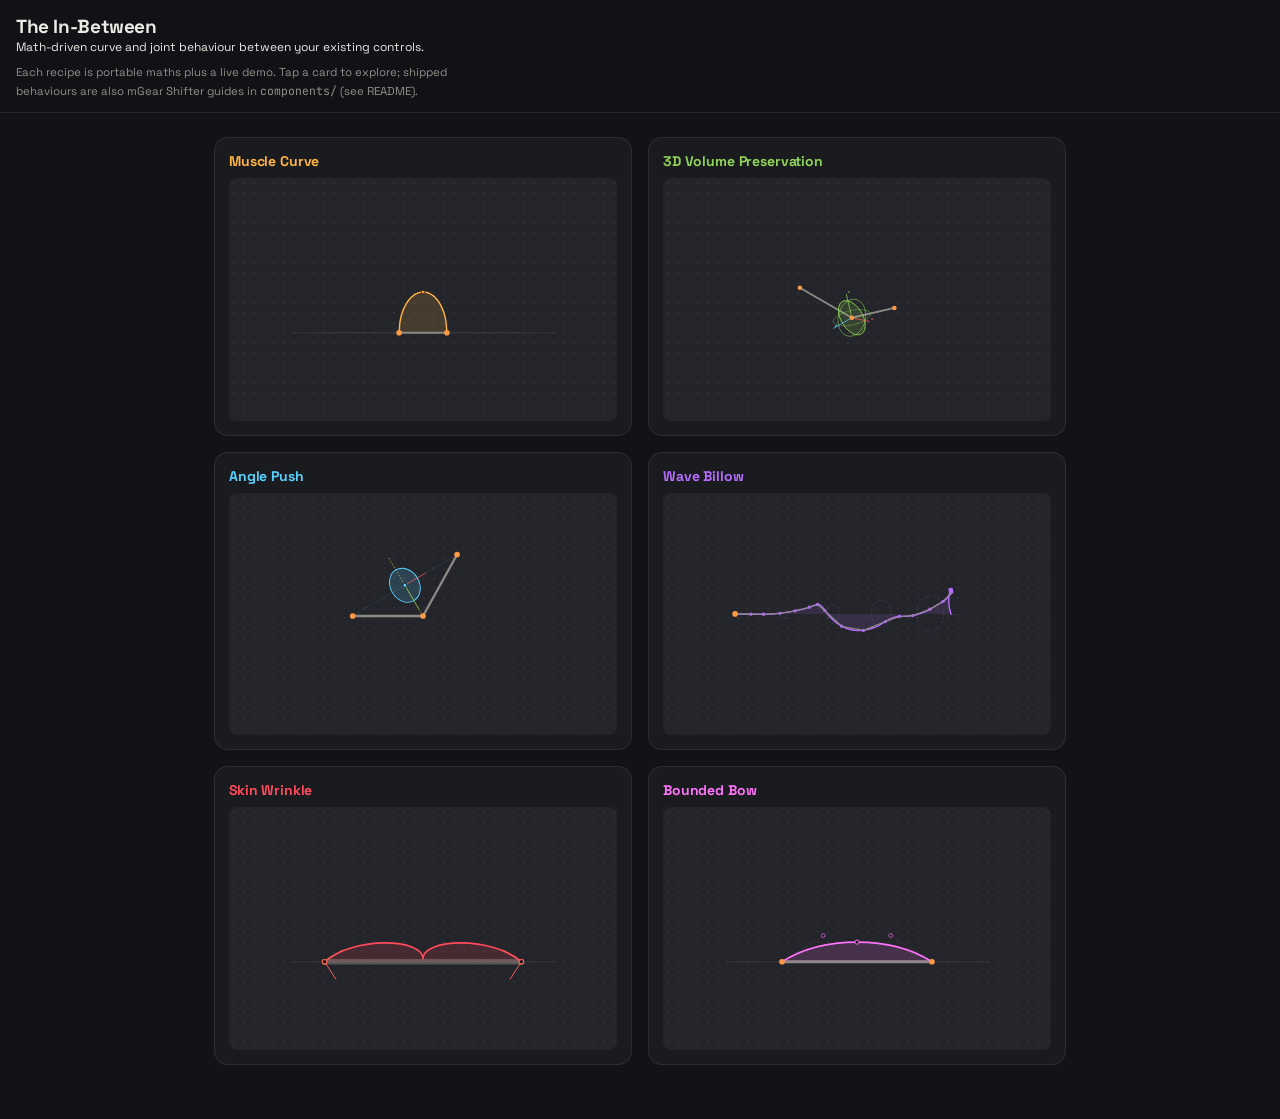
<file: index.html>
<!DOCTYPE html>
<html lang="en">
<head>
  <meta charset="UTF-8">
  <meta name="viewport" content="width=device-width, initial-scale=1.0, maximum-scale=1.0, user-scalable=no">
  <meta name="theme-color" content="#121316">
  <title>The In-Between: Rigging in-between things, with maths</title>
  <link rel="preconnect" href="https://fonts.googleapis.com">
  <link href="https://fonts.googleapis.com/css2?family=Space+Grotesk:wght@500;700&family=JetBrains+Mono:wght@400;500&display=swap" rel="stylesheet">
  <link rel="stylesheet" href="cards-common.css">
  <style>
    :root {
      --bg-viewport: #121316;
      --bg-panel: #1a1b1f;
      --bg-raise: #24252a;
      --text: #eae9e4;
      --text-dim: #918f89;
      --border: rgba(255,255,255,0.08);
      --joint: #ff9a44;
      --bone: #8b8a85;
      --muscle-curve: #ffb443;
      --vol-curve: #8fd457;
      --push-curve: #57d1ff;
      --cape-curve: #b56cff;
      --wrinkle-curve: #ff4a5a;
      --bow-curve: #ff73fa;
      --axis-x: #ff5f5f;
      --axis-y: #8fd457;
      --axis-z: #57d1ff;
      --chord: rgba(87,209,255,0.45);
      --bisector: #f5d142;
    }
    * { box-sizing: border-box; margin: 0; padding: 0; -webkit-tap-highlight-color: transparent; }
    body {
      background: var(--bg-viewport);
      color: var(--text);
      font-family: 'Space Grotesk', sans-serif;
      padding: 0 0 30px;
      overflow-x: hidden;
    }
    .mono { font-family: 'JetBrains Mono', monospace; }

    .app-header {
      position: sticky;
      top: 0;
      z-index: 50;
      background: rgba(18, 19, 22, 0.9);
      backdrop-filter: blur(12px);
      -webkit-backdrop-filter: blur(12px);
      border-bottom: 1px solid var(--border);
      padding: 14px 16px 12px;
    }
    .hero-title { font-size: 19px; font-weight: 700; letter-spacing: -0.02em; }
    .hero-sub { font-size: 12px; color: var(--text); line-height: 1.4; }
    .hero-intro {
      font-size: 11.5px;
      color: var(--text-dim);
      line-height: 1.55;
      margin-top: 8px;
      max-width: 42em;
    }

    .grid-container {
      display: grid;
      grid-template-columns: repeat(2, 1fr);
      gap: 10px;
      padding: 12px;
      max-width: 900px;
      margin: 0 auto;
    }

    .grid-card {
      background: var(--bg-panel);
      border: 1px solid var(--border);
      border-radius: 14px;
      padding: 10px;
      cursor: pointer;
      position: relative;
      overflow: hidden;
      display: flex;
      flex-direction: column;
      justify-content: space-between;
      transition: transform 0.15s ease, border-color 0.15s ease;
    }
    .grid-card:active {
      transform: scale(0.97);
      border-color: rgba(255,255,255,0.25);
    }

    .card-head {
      display: flex;
      justify-content: space-between;
      align-items: center;
      margin-bottom: 8px;
    }
    .card-title {
      font-size: 12.5px;
      font-weight: 700;
      letter-spacing: -0.01em;
    }
    
    .card-stage {
      background: radial-gradient(circle, rgba(255,255,255,0.05) 1px, transparent 1px) 0 0/10px 10px, var(--bg-raise);
      border-radius: 8px;
      padding: 4px;
      display: flex;
      align-items: center;
      justify-content: center;
      aspect-ratio: 16 / 10;
      overflow: hidden;
    }
    .card-stage svg { width: 100%; height: 100%; display: block; }

    .card-0 { --accent: var(--muscle-curve); }
    .card-1 { --accent: var(--vol-curve); }
    .card-2 { --accent: var(--push-curve); }
    .card-3 { --accent: var(--cape-curve); }
    .card-4 { --accent: var(--wrinkle-curve); }
    .card-5 { --accent: var(--bow-curve); }
    
    .card-0 .card-title { color: var(--muscle-curve); }
    .card-1 .card-title { color: var(--vol-curve); }
    .card-2 .card-title { color: var(--push-curve); }
    .card-3 .card-title { color: var(--cape-curve); }
    .card-4 .card-title { color: var(--wrinkle-curve); }
    .card-5 .card-title { color: var(--bow-curve); }

    .modal-overlay {
      position: fixed;
      inset: 0;
      background: rgba(0, 0, 0, 0.75);
      backdrop-filter: blur(10px);
      -webkit-backdrop-filter: blur(10px);
      z-index: 100;
      display: none;
      opacity: 0;
      transition: opacity 0.2s ease;
      justify-content: center;
      align-items: flex-end;
    }
    .modal-overlay.active { display: flex; opacity: 1; }

    .modal-sheet {
      background: var(--bg-panel);
      width: 100%;
      max-width: 640px;
      height: 90vh;
      border-top-left-radius: 20px;
      border-top-right-radius: 20px;
      border: 1px solid var(--border);
      display: flex;
      flex-direction: column;
      overflow: hidden;
      box-shadow: 0 -10px 40px rgba(0,0,0,0.6);
      transform: translateY(100%);
      transition: transform 0.25s cubic-bezier(0.2, 0.9, 0.3, 1);
    }
    .modal-overlay.active .modal-sheet { transform: translateY(0); }

    .sheet-header {
      padding: 12px 18px;
      border-bottom: 1px solid var(--border);
      display: flex;
      justify-content: space-between;
      align-items: center;
      background: var(--bg-panel);
      flex-shrink: 0;
    }
    .sheet-title { font-size: 16px; font-weight: 700; color: var(--modal-accent, var(--text)); }
    
    .btn-close {
      background: var(--bg-raise);
      border: 1px solid var(--border);
      color: var(--text-dim);
      width: 32px;
      height: 32px;
      border-radius: 50%;
      cursor: pointer;
      display: flex;
      align-items: center;
      justify-content: center;
      font-size: 16px;
      font-weight: 700;
      transition: color 0.15s ease, background 0.15s ease;
    }
    .btn-close:hover { color: var(--text); background: rgba(255,255,255,0.1); }

    .sheet-stage-container {
      background: radial-gradient(circle, rgba(255,255,255,0.05) 1px, transparent 1px) 0 0/14px 14px, var(--bg-raise);
      padding: 12px;
      border-bottom: 1px solid var(--border);
      flex-shrink: 0;
      background-clip: padding-box;
    }
    .sheet-stage-container svg { width: 100%; height: auto; display: block; max-height: 32vh; }

    .sheet-body {
      padding: 14px 16px 40px;
      overflow-y: auto;
      -webkit-overflow-scrolling: touch;
      flex-grow: 1;
      display: flex;
      flex-direction: column;
      gap: 12px;
    }

    .readout {
      margin-top: 4px;
      display: grid;
      gap: 4px 12px;
      background: rgba(0,0,0,0.4);
      padding: 8px 12px;
      border-radius: 8px;
      font-family: 'JetBrains Mono', monospace;
      font-size: 11.5px;
      font-variant-numeric: tabular-nums;
      border-left: 3px solid var(--modal-accent, #57d1ff);
    }
    .controls { display: flex; flex-direction: column; gap: 10px; }
    .slider-card {
      background: var(--bg-raise);
      border: 1px solid var(--border);
      border-radius: 10px;
      padding: 9px 12px;
    }
    .slider-head { display: flex; justify-content: space-between; align-items: center; margin-bottom: 6px; }
    .slider-head label { font-size: 12.5px; color: var(--text); font-weight: 500; }
    .slider-val { font-size: 11.5px; font-family: 'JetBrains Mono', monospace; color: var(--modal-accent, #57d1ff); }

    input[type=range] {
      width: 100%;
      -webkit-appearance: none;
      height: 6px;
      background: rgba(255,255,255,0.1);
      border-radius: 3px;
      outline: none;
    }
    input[type=range]::-webkit-slider-thumb {
      -webkit-appearance: none;
      width: 22px;
      height: 22px;
      border-radius: 50%;
      cursor: pointer;
      background: var(--modal-accent, #57d1ff);
      box-shadow: 0 2px 6px rgba(0,0,0,0.4);
    }

    .dual-range-container {
      position: relative;
      height: 24px;
      display: flex;
      align-items: center;
    }
    .dual-range-container input[type=range] {
      position: absolute;
      width: 100%;
      background: none;
      pointer-events: none;
    }
    .dual-range-container input[type=range]::-webkit-slider-thumb {
      pointer-events: auto;
      position: relative;
      z-index: 3;
    }
    .range-track-bg {
      position: absolute;
      width: 100%;
      height: 6px;
      background: rgba(255,255,255,0.1);
      border-radius: 3px;
      z-index: 1;
    }
    .range-track-fill {
      position: absolute;
      height: 6px;
      background: var(--modal-accent, #8fd457);
      border-radius: 3px;
      z-index: 2;
    }

    select.rig-select {
      width: 100%;
      background: var(--bg-raise);
      border: 1px solid var(--border);
      border-radius: 8px;
      color: var(--text);
      font-family: 'Space Grotesk', sans-serif;
      font-size: 13px;
      padding: 8px 10px;
      outline: none;
    }

    .segmented-group {
      display: flex;
      background: var(--bg-viewport);
      border: 1px solid var(--border);
      border-radius: 8px;
      padding: 2px;
      gap: 2px;
      margin-top: 4px;
    }
    .segmented-btn {
      flex: 1;
      background: transparent;
      border: none;
      color: var(--text-dim);
      font-family: 'Space Grotesk', sans-serif;
      font-size: 11.5px;
      font-weight: 500;
      padding: 7px 4px;
      border-radius: 6px;
      cursor: pointer;
      text-align: center;
      transition: all 0.2s cubic-bezier(0.4, 0, 0.2, 1);
    }
    .segmented-btn.active {
      background: var(--bg-raise);
      color: var(--text);
      font-weight: 700;
      box-shadow: 0 1px 3px rgba(0,0,0,0.3);
      color: var(--modal-accent, #57d1ff);
    }

    .toggle-row {
      display: flex;
      align-items: center;
      gap: 10px;
      font-size: 12.5px;
      color: var(--text-dim);
      padding: 2px 2px;
      cursor: pointer;
    }
    .toggle-row input { width: 16px; height: 16px; accent-color: var(--modal-accent, #57d1ff); }

    .axis-title {
      font-family: 'JetBrains Mono', monospace;
      font-size: 10.5px;
      letter-spacing: 0.08em;
      text-transform: uppercase;
      margin-top: 4px;
      color: var(--modal-accent, #57d1ff);
    }

    .recipe-card {
      background: var(--bg-raise);
      border: 1px solid var(--border);
      border-radius: 10px;
      padding: 12px 14px;
      display: flex;
      flex-direction: column;
      gap: 10px;
    }
    .recipe-one-liner {
      font-size: 12.5px;
      line-height: 1.45;
      color: var(--text);
    }
    .recipe-io {
      display: grid;
      gap: 6px;
      font-size: 11.5px;
    }
    .recipe-io-row {
      display: grid;
      grid-template-columns: 4.5em 1fr;
      gap: 8px;
      align-items: baseline;
    }
    .recipe-io-row dt {
      font-family: 'JetBrains Mono', monospace;
      font-size: 10px;
      letter-spacing: 0.06em;
      text-transform: uppercase;
      color: var(--modal-accent, #57d1ff);
    }
    .recipe-io-row dd {
      color: var(--text-dim);
      line-height: 1.4;
      margin: 0;
    }
    .recipe-intuition {
      font-size: 11.5px;
      line-height: 1.5;
      color: var(--text-dim);
      padding-top: 2px;
      border-top: 1px solid var(--border);
      margin: 0;
    }
    .recipe-core { margin-top: 0; }
    .recipe-core summary { color: var(--text); font-weight: 500; }

    .formula-box {
      background: var(--bg-raise);
      border: 1px solid var(--border);
      border-radius: 8px;
      padding: 2px 14px;
      margin-top: 4px;
    }
    .formula-box summary {
      cursor: pointer;
      list-style: none;
      padding: 9px 0;
      font-size: 12px;
      font-family: 'JetBrains Mono', monospace;
      letter-spacing: 0.03em;
      user-select: none;
      color: var(--modal-accent, #57d1ff);
    }
    .formula-box summary::-webkit-details-marker { display: none; }
    .formula-box summary::before { content: "▸ "; }
    .formula-box[open] summary::before { content: "▾ "; }
    .formula-body {
      padding: 0 0 12px;
      border-top: 1px solid var(--border);
      margin-top: -1px;
    }
    .formula-body pre {
      font-size: 11px;
      line-height: 1.6;
      color: var(--mono);
      white-space: pre;
      overflow-x: auto;
      padding-top: 10px;
    }
    .script-wrapper {
      max-width: 900px;
      margin: 0 auto;
      padding: 12px 12px 0; /* Matches grid-container's 12px mobile padding */
    }
    @media (min-width: 680px) {
      .grid-container { gap: 16px; padding: 24px; }
      .grid-card { padding: 14px; }
      .card-title { font-size: 14px; }
      .modal-sheet { border-radius: 20px; height: 85vh; }
      .modal-overlay { align-items: center; }
      .script-wrapper { 
        padding: 24px 24px 0; /* Matches grid-container's 24px desktop padding */
      }
    }
  </style>
</head>
<body>

  <header class="app-header">
    <h1 class="hero-title">The In-Between</h1>
    <p class="hero-sub">Math-driven curve and joint behaviour between your existing controls.</p>
    <p class="hero-intro">Each recipe is portable maths plus a live demo. Tap a card to explore; shipped behaviours are also mGear Shifter guides in <code class="mono">components/</code> (see README).</p>
  </header>

  <!-- Dynamic 2-Column Grid Container -->
  <main class="grid-container" id="gridContainer"></main>

  <!-- Expand Modal / Workbench -->
  <div class="modal-overlay" id="modalOverlay" onclick="handleOverlayClick(event)">
    <div class="modal-sheet" id="modalSheet">
      <div class="sheet-header">
        <span class="sheet-title" id="modalTitle">Rig Inspector</span>
        <button class="btn-close" onclick="closeModal()">×</button>
      </div>
      <div class="sheet-stage-container" id="modalStageHost"></div>
      <div class="sheet-body" id="modalControlsHost"></div>
    </div>
  </div>

  <!-- OFF-SCREEN MASTER DOM STORES -->
  <div id="domStore" style="display:none;"></div>

  <script src="cards-common.js"></script>
  <script>
    function round(v,n){return Number(v.toFixed(n));}
    let currentModalIdx = null;

    const cardsManifest = [
      { id: 0, title: "Muscle Curve", file: "Cards/Muscle_Curve.html" },
      { id: 1, title: "3D Volume Preservation", file: "Cards/3D_Volume.html" },
      { id: 2, title: "Angle Push", file: "Cards/Angle_Push.html" },
      { id: 3, title: "Wave Billow", file: "Cards/Wave_Billow.html" },
      { id: 4, title: "Skin Wrinkle", file: "Cards/Skin_Wrinkle.html" },
      { id: 5, title: "Bounded Bow", file: "Cards/Bounded_Bow.html" }
    ];

    async function initDashboard() {
      const gridContainer = document.getElementById('gridContainer');
      const domStore = document.getElementById('domStore');

      for (let i = 0; i < cardsManifest.length; i++) {
        const item = cardsManifest[i];
        
        // Build card skeleton on grid immediately
        const card = document.createElement('div');
        card.className = `grid-card card-${i}`;
        card.onclick = () => openModal(i);
        card.innerHTML = `
          <div class="card-head"><span class="card-title">${item.title}</span></div>
          <div class="card-stage" id="thumb-stage-${i}"></div>
        `;
        gridContainer.appendChild(card);

        try {
          const res = await fetch(item.file);
          const htmlText = await res.text();
          const parser = new DOMParser();
          const doc = parser.parseFromString(htmlText, 'text/html');

          const stageContent = doc.querySelector('.card-stage-content');
          const controlsContent = doc.querySelector('.card-controls-content');

          if (stageContent && controlsContent) {
            stageContent.id = `master-rig-${i}`;
            controlsContent.id = `master-ctrl-${i}`;
            
            domStore.appendChild(stageContent);
            domStore.appendChild(controlsContent);

            document.getElementById(`thumb-stage-${i}`).appendChild(stageContent);

            // Execute scripts associated with this card
            controlsContent.querySelectorAll('script').forEach(script => {
              const newScript = document.createElement('script');
              newScript.text = script.textContent;
              document.body.appendChild(newScript);
            });
          }
        } catch (e) {
          console.warn(`CORS restriction or missing file for ${item.file}. Run via local server or check paths.`);
        }
      }
    }

    function openModal(idx) {
      currentModalIdx = idx;
      const overlay = document.getElementById('modalOverlay');
      const sheet = document.getElementById('modalSheet');
      const title = document.getElementById('modalTitle');
      const stageHost = document.getElementById('modalStageHost');
      const ctrlHost = document.getElementById('modalControlsHost');

      title.textContent = cardsManifest[idx].title;
      
      const accentVars = ['var(--muscle-curve)', 'var(--vol-curve)', 'var(--push-curve)', 'var(--cape-curve)', 'var(--wrinkle-curve)', 'var(--bow-curve)'];
      sheet.style.setProperty('--modal-accent', accentVars[idx]);

      stageHost.innerHTML = '';
      ctrlHost.innerHTML = '';
      
      const stageNode = document.getElementById(`master-rig-${idx}`);
      const ctrlNode = document.getElementById(`master-ctrl-${idx}`);
      
      if(stageNode) stageHost.appendChild(stageNode);
      if(ctrlNode) ctrlHost.appendChild(ctrlNode);

      overlay.classList.add('active');
    }

    function closeModal() {
      if (currentModalIdx === null) return;
      const overlay = document.getElementById('modalOverlay');
      const idx = currentModalIdx;

      const stageNode = document.getElementById(`master-rig-${idx}`);
      const ctrlNode = document.getElementById(`master-ctrl-${idx}`);
      const thumb = document.getElementById(`thumb-stage-${idx}`);
      
      if(thumb && stageNode) thumb.appendChild(stageNode);
      if(ctrlNode) document.getElementById('domStore').appendChild(ctrlNode);

      overlay.classList.remove('active');
      currentModalIdx = null;
    }

    function handleOverlayClick(e) {
      if (e.target.id === 'modalOverlay') closeModal();
    }

    document.addEventListener('keydown', (e) => {
      if (e.key === 'Escape' && currentModalIdx !== null) closeModal();
    });

    window.addEventListener('DOMContentLoaded', initDashboard);
  </script>
</body>
</html>
</file>
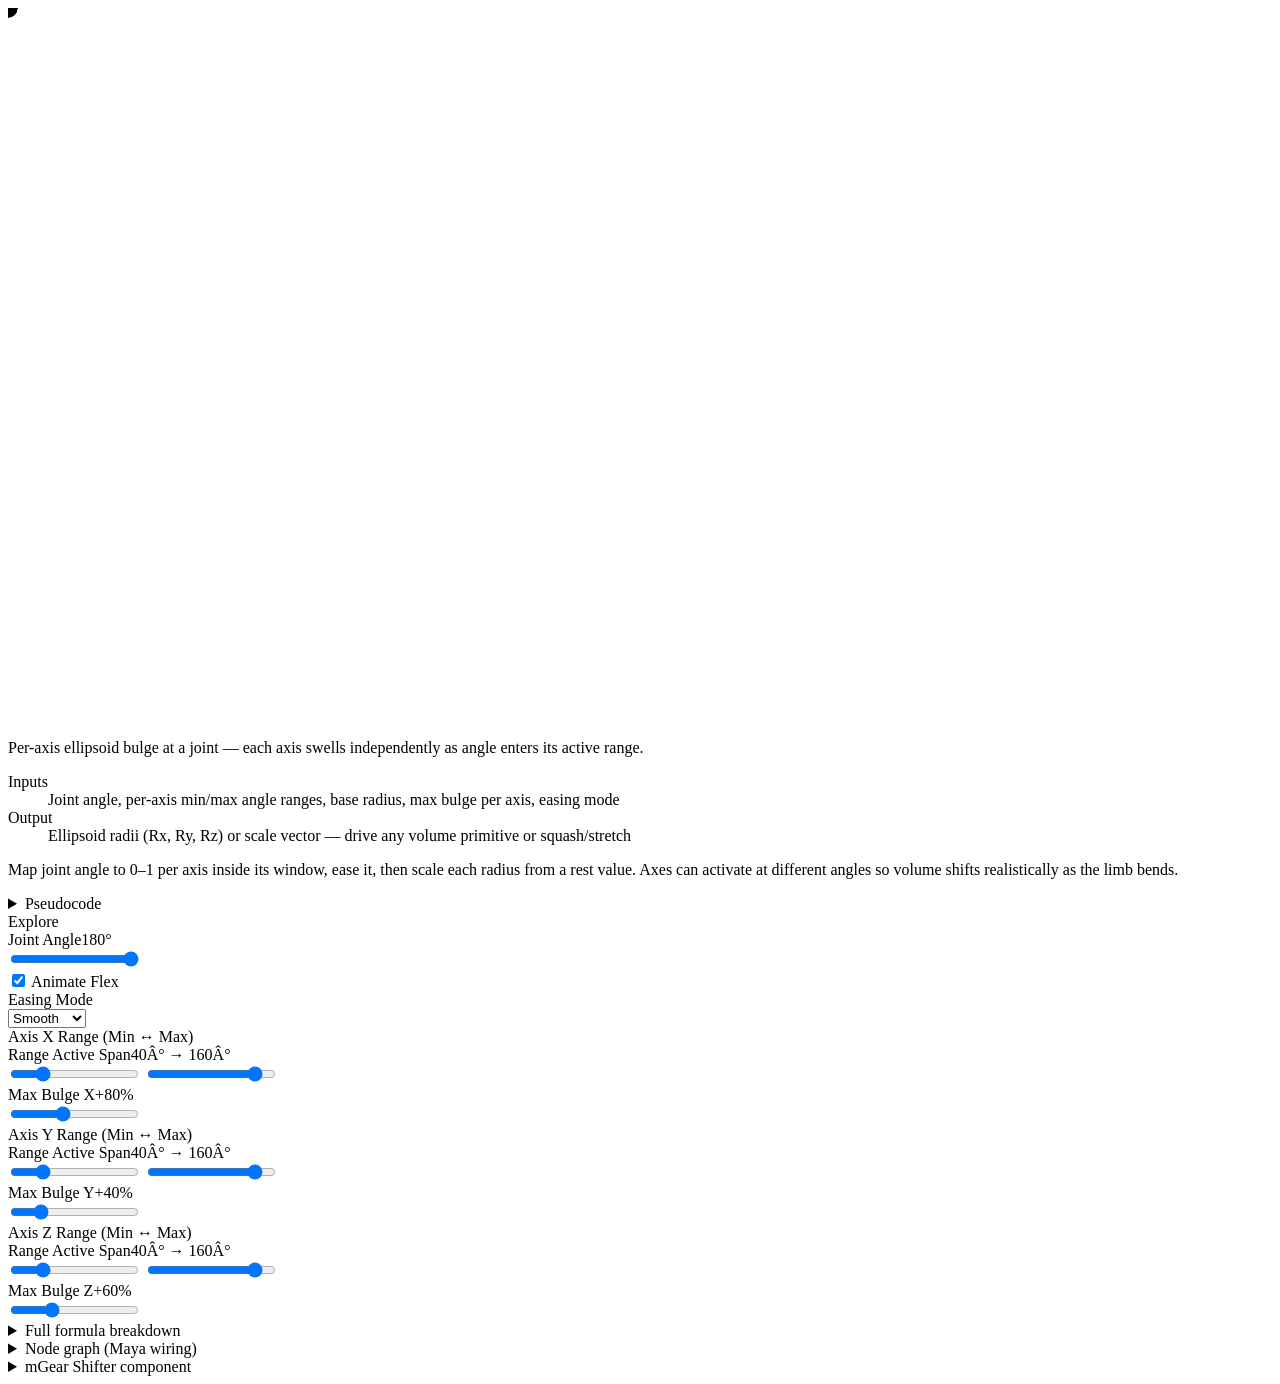
<file: Cards/3D_Volume.html>
﻿<!DOCTYPE html>
<html>
<body>
<div class="card-stage-content">
  <svg viewBox="0 0 800 450" id="rig1Svg">
    <g stroke="rgba(255,255,255,0.06)" stroke-width="1" id="r1_isoGrid"></g>
    <path id="r1_ghostWireXY" fill="none" stroke="rgba(255,255,255,0.12)" stroke-width="1" stroke-dasharray="3 3"/>
    <line id="r1_boneUpper" stroke="var(--bone)" stroke-width="5" stroke-linecap="round"/>
    <line id="r1_boneForearm" stroke="var(--bone)" stroke-width="5" stroke-linecap="round"/>
    <path id="r1_ellipHull" fill="rgba(143,212,87,0.16)" stroke="var(--vol-curve)" stroke-width="1.5"/>
    <path id="r1_ribXY" fill="none" stroke="var(--vol-curve)" stroke-width="1.5"/>
    <path id="r1_ribXZ" fill="none" stroke="var(--vol-curve)" stroke-width="1.5" stroke-dasharray="4 2"/>
    <path id="r1_ribYZ" fill="none" stroke="var(--vol-curve)" stroke-width="1.5"/>
    <line id="r1_axisX" stroke="var(--axis-x)" stroke-width="2"/>
    <line id="r1_axisY" stroke="var(--axis-y)" stroke-width="2"/>
    <line id="r1_axisZ" stroke="var(--axis-z)" stroke-width="2"/>
    <circle id="r1_jointShoulder" r="6" fill="var(--joint)"/>
    <circle id="r1_jointElbow" r="6" fill="var(--joint)"/>
    <circle id="r1_jointWrist" r="6" fill="var(--joint)"/>
    <text id="r1_labelX" fill="var(--axis-x)" font-size="10" font-family="monospace" font-weight="bold">X</text>
    <text id="r1_labelY" fill="var(--axis-y)" font-size="10" font-family="monospace" font-weight="bold">Y</text>
    <text id="r1_labelZ" fill="var(--axis-z)" font-size="10" font-family="monospace" font-weight="bold">Z</text>
  </svg>
</div>

<div class="card-controls-content">

  <div class="recipe-card">
    <p class="recipe-one-liner">Per-axis ellipsoid bulge at a joint — each axis swells independently as angle enters its active range.</p>
    <dl class="recipe-io">
      <div class="recipe-io-row"><dt>Inputs</dt><dd>Joint angle, per-axis min/max angle ranges, base radius, max bulge per axis, easing mode</dd></div>
      <div class="recipe-io-row"><dt>Output</dt><dd>Ellipsoid radii (Rx, Ry, Rz) or scale vector — drive any volume primitive or squash/stretch</dd></div>
    </dl>
    <p class="recipe-intuition">Map joint angle to 0–1 per axis inside its window, ease it, then scale each radius from a rest value. Axes can activate at different angles so volume shifts realistically as the limb bends.</p>
    <details class="formula-box recipe-core">
      <summary>Pseudocode</summary>
      <div class="formula-body mono"><pre>for each axis i in [X, Y, Z]:
  t = clamp((angle - min_i) / (max_i - min_i), 0, 1)
  progress_i = ease(t, mode)
  R_i = r0 * (1 + maxBulge_i * progress_i)
// apply R as ellipsoid radii or joint scale</pre></div>
    </details>
  </div>

  <div class="axis-title">Explore</div>
  <div class="controls">
    <div class="slider-card">
      <div class="slider-head"><label>Joint Angle</label><span class="slider-val mono" id="r1_jointVal">180&deg;</span></div>
      <input type="range" id="r1_jointAngle" min="0" max="180" step="1" value="180" aria-label="Joint angle">
    </div>
    <label class="toggle-row"><input type="checkbox" id="animToggle1" checked aria-label="Animate flex"> Animate Flex</label>
    <div class="slider-card">
      <div class="slider-head"><label>Easing Mode</label></div>
      <select id="r1_interpMode" class="rig-select" aria-label="Easing mode">
        <option value="smooth" selected>Smooth</option>
        <option value="linear">Linear</option>
        <option value="slow">Ease In</option>
        <option value="fast">Ease Out</option>
      </select>
    </div>

    <div class="axis-title">Axis X Range (Min &harr; Max)</div>
    <div class="slider-card">
      <div class="slider-head"><label>Range Active Span</label><span class="slider-val mono" id="r1_boundsX">40Â° &rarr; 160Â°</span></div>
      <div class="dual-range-container">
        <div class="range-track-bg"></div>
        <div class="range-track-fill" id="r1_trackFillX"></div>
        <input type="range" id="r1_minX" min="0" max="180" step="1" value="40" aria-label="X axis minimum range">
        <input type="range" id="r1_maxX" min="0" max="180" step="1" value="160" aria-label="X axis maximum range">
      </div>
    </div>
    <div class="slider-card">
      <div class="slider-head"><label>Max Bulge X</label><span class="slider-val mono" id="r1_bulgeValX">+80%</span></div>
      <input type="range" id="r1_maxBulgeX" min="0" max="2.0" step="0.05" value="0.80" aria-label="Max bulge X axis">
    </div>

    <div class="axis-title">Axis Y Range (Min &harr; Max)</div>
    <div class="slider-card">
      <div class="slider-head"><label>Range Active Span</label><span class="slider-val mono" id="r1_boundsY">40Â° &rarr; 160Â°</span></div>
      <div class="dual-range-container">
        <div class="range-track-bg"></div>
        <div class="range-track-fill" id="r1_trackFillY" style="background:var(--axis-y);"></div>
        <input type="range" id="r1_minY" min="0" max="180" step="1" value="40" aria-label="Y axis minimum range">
        <input type="range" id="r1_maxY" min="0" max="180" step="1" value="160" aria-label="Y axis maximum range">
      </div>
    </div>
    <div class="slider-card">
      <div class="slider-head"><label>Max Bulge Y</label><span class="slider-val mono" id="r1_bulgeValY">+40%</span></div>
      <input type="range" id="r1_maxBulgeY" min="0" max="2.0" step="0.05" value="0.40" aria-label="Max bulge Y axis">
    </div>

    <div class="axis-title">Axis Z Range (Min &harr; Max)</div>
    <div class="slider-card">
      <div class="slider-head"><label>Range Active Span</label><span class="slider-val mono" id="r1_boundsZ">40Â° &rarr; 160Â°</span></div>
      <div class="dual-range-container">
        <div class="range-track-bg"></div>
        <div class="range-track-fill" id="r1_trackFillZ" style="background:var(--axis-z);"></div>
        <input type="range" id="r1_minZ" min="0" max="180" step="1" value="40" aria-label="Z axis minimum range">
        <input type="range" id="r1_maxZ" min="0" max="180" step="1" value="160" aria-label="Z axis maximum range">
      </div>
    </div>
    <div class="slider-card">
      <div class="slider-head"><label>Max Bulge Z</label><span class="slider-val mono" id="r1_bulgeValZ">+60%</span></div>
      <input type="range" id="r1_maxBulgeZ" min="0" max="2.0" step="0.05" value="0.60" aria-label="Max bulge Z axis">
    </div>
  </div>

    <details class="formula-box">
      <summary>Full formula breakdown</summary>
      <div class="formula-body mono">
<pre>1. Per-Axis Dual-Range Remap (i in [X, Y, Z]):
   t_i = clamp((theta - min_i) / (max_i - min_i), 0, 1)
   progress_i = evaluate_easing(t_i, mode)

2. 3D Ellipsoid Radii:
   R_i = r0 * (1.0 + max_bulge_i * progress_i)

3. Isometric Projection:
   screenX = originX + (worldX - worldZ) * cos(30Â°)
   screenY = originY + (worldX + worldZ) * sin(30Â°) - worldY

4. Rotation (for elbow volume):
   rotRad = (180Â° - angle) / 2
   localX = worldX * cos(rotRad) - worldY * sin(rotRad)
   localY = worldX * sin(rotRad) + worldY * cos(rotRad)</pre>
      </div>
    </details>

    <details class="formula-box" id="r1_node_details">
      <summary>Node graph (Maya wiring)</summary>
      <div class="formula-body">
        <div class="m-graph-view m-graph-view--enhanced m-graph-view--wide" id="r1_graph_container">
          <div class="m-canvas" id="r1_node_canvas">
            <svg class="m-svg-layer" id="r1_node_svg"></svg>
            
            <!-- Input Node -->
            <div class="m-node" style="left: 20px; top: 130px;">
              <div class="m-header input">JointAngle</div>
              <div class="m-body">
                <div class="m-row">
                  <span class="m-label">angle</span>
                  <div class="m-port out angle" id="r1_p_angle_out"></div>
                </div>
              </div>
            </div>

            <!-- Range Nodes -->
            <div class="m-node" style="left: 180px; top: 20px;">
              <div class="m-header util">rangeX</div>
              <div class="m-body">
                <div class="m-row">
                  <div class="m-port in float" id="r1_p_rx_in"></div>
                  <span class="m-label highlight-x">angle</span>
                </div>
                <div class="m-row" style="margin-top: 4px; border-top: 1px solid rgba(255,255,255,0.05);">
                  <span class="m-label highlight-x">progress</span>
                  <div class="m-port out float" id="r1_p_rx_out"></div>
                </div>
              </div>
            </div>

            <div class="m-node" style="left: 180px; top: 100px;">
              <div class="m-header util">rangeY</div>
              <div class="m-body">
                <div class="m-row">
                  <div class="m-port in float" id="r1_p_ry_in"></div>
                  <span class="m-label highlight-y">angle</span>
                </div>
                <div class="m-row" style="margin-top: 4px; border-top: 1px solid rgba(255,255,255,0.05);">
                  <span class="m-label highlight-y">progress</span>
                  <div class="m-port out float" id="r1_p_ry_out"></div>
                </div>
              </div>
            </div>

            <div class="m-node" style="left: 180px; top: 180px;">
              <div class="m-header util">rangeZ</div>
              <div class="m-body">
                <div class="m-row">
                  <div class="m-port in float" id="r1_p_rz_in"></div>
                  <span class="m-label highlight-z">angle</span>
                </div>
                <div class="m-row" style="margin-top: 4px; border-top: 1px solid rgba(255,255,255,0.05);">
                  <span class="m-label highlight-z">progress</span>
                  <div class="m-port out float" id="r1_p_rz_out"></div>
                </div>
              </div>
            </div>

            <!-- Multiply Nodes -->
            <div class="m-node" style="left: 370px; top: 20px;">
              <div class="m-header default">multX</div>
              <div class="m-body">
                <div class="m-row">
                  <div class="m-port in float" id="r1_p_mx_in"></div>
                  <span class="m-label highlight-x">in</span>
                </div>
                <div class="m-row" style="margin-top: 4px; border-top: 1px solid rgba(255,255,255,0.05);">
                  <span class="m-label highlight-x">out</span>
                  <div class="m-port out float" id="r1_p_mx_out"></div>
                </div>
              </div>
            </div>

            <div class="m-node" style="left: 370px; top: 100px;">
              <div class="m-header default">multY</div>
              <div class="m-body">
                <div class="m-row">
                  <div class="m-port in float" id="r1_p_my_in"></div>
                  <span class="m-label highlight-y">in</span>
                </div>
                <div class="m-row" style="margin-top: 4px; border-top: 1px solid rgba(255,255,255,0.05);">
                  <span class="m-label highlight-y">out</span>
                  <div class="m-port out float" id="r1_p_my_out"></div>
                </div>
              </div>
            </div>

            <div class="m-node" style="left: 370px; top: 180px;">
              <div class="m-header default">multZ</div>
              <div class="m-body">
                <div class="m-row">
                  <div class="m-port in float" id="r1_p_mz_in"></div>
                  <span class="m-label highlight-z">in</span>
                </div>
                <div class="m-row" style="margin-top: 4px; border-top: 1px solid rgba(255,255,255,0.05);">
                  <span class="m-label highlight-z">out</span>
                  <div class="m-port out float" id="r1_p_mz_out"></div>
                </div>
              </div>
            </div>

            <!-- Ellipsoid Node -->
            <div class="m-node" style="left: 560px; top: 95px;">
              <div class="m-header volume">ellipsoid</div>
              <div class="m-body">
                <div class="m-row">
                  <div class="m-port in float" id="r1_p_ell_rx"></div>
                  <span class="m-label highlight-x">radX</span>
                </div>
                <div class="m-row">
                  <div class="m-port in float" id="r1_p_ell_ry"></div>
                  <span class="m-label highlight-y">radY</span>
                </div>
                <div class="m-row">
                  <div class="m-port in float" id="r1_p_ell_rz"></div>
                  <span class="m-label highlight-z">radZ</span>
                </div>
                <div class="m-row" style="margin-top: 4px; border-top: 1px solid rgba(255,255,255,0.05);">
                  <span class="m-label">volume</span>
                  <div class="m-port out rgb" id="r1_p_ell_out"></div>
                </div>
              </div>
            </div>

            <!-- Output Node -->
            <div class="m-node" style="left: 760px; top: 130px;">
              <div class="m-header output">Deform</div>
              <div class="m-body">
                <div class="m-row">
                  <div class="m-port in rgb" id="r1_p_deform_in"></div>
                  <span class="m-label">volume</span>
                </div>
              </div>
            </div>

          </div>
        </div>
      </div>
    </details>

        <details class="formula-box">
      <summary>mGear Shifter component</summary>
      <div class="formula-body">
        <p class="recipe-intuition"><strong>Planned:</strong> <code class="mono">tween_volume_3d_01</code> — not in the repo yet. This card is the spec; the Shifter guide will match the pseudocode above.</p>
        <p class="recipe-intuition" style="margin-top:8px;">Install shipped components via <code>components/</code> on <code>MGEAR_SHIFTER_COMPONENT_PATH</code>. See the README.</p>
      </div>
    </details>
<script>
    (function(){
      // ============================================
      // CONSTANTS
      // ============================================
      const VOLUME_CONSTANTS = {
        ORIGIN_X: 310,
        ORIGIN_Y: 230,
        COS30: Math.cos(Math.PI / 6),
        SIN30: Math.sin(Math.PI / 6),
        BONE_LENGTH: 160,
        BONE_OFFSET: 160 * 0.45,
        RADIUS_BASE: 40,
        GRID_STEPS: 7,
        GRID_SPACING: 45,
        GRID_MIN: -100,
        GRID_MAX: 320,
        SEGMENTS: 32,
        ANIMATION_DURATION: 10000,
        MIN_ANGLE: 0,
        MAX_ANGLE: 180,
        NODE_GRAPH_PADDING: 15
      };

      const { ORIGIN_X, ORIGIN_Y, COS30, SIN30, BONE_LENGTH, BONE_OFFSET, RADIUS_BASE, 
              GRID_STEPS, GRID_SPACING, GRID_MIN, GRID_MAX, SEGMENTS, ANIMATION_DURATION,
              MIN_ANGLE, MAX_ANGLE, NODE_GRAPH_PADDING } = VOLUME_CONSTANTS;

      // ============================================
      // UTILITY FUNCTIONS
      // ============================================
      const round = (v, n) => Number(v.toFixed(n));

      function projectIso(x, y, z) {
        return {
          x: ORIGIN_X + (x - z) * COS30,
          y: ORIGIN_Y + (x + z) * SIN30 - y
        };
      }

      function getPoint(x, y) {
        return { x, y };
      }

      function getEasedValue(t, mode) {
        switch(mode) {
          case 'linear': return t;
          case 'slow': return t * t;
          case 'fast': return 1.0 - Math.pow(1.0 - t, 2);
          default: return t * t * (3.0 - 2.0 * t);
        }
      }

      function calcProgress(curAngle, minA, maxA, mode) {
        const t = Math.max(0, Math.min(1, (maxA - curAngle) / (maxA - minA)));
        return getEasedValue(t, mode);
      }

      // ============================================
      // DOM REFS
      // ============================================
      const dom = {
        grid: document.getElementById('r1_isoGrid'),
        jointAngle: document.getElementById('r1_jointAngle'),
        interpMode: document.getElementById('r1_interpMode'),
        minX: document.getElementById('r1_minX'),
        maxX: document.getElementById('r1_maxX'),
        minY: document.getElementById('r1_minY'),
        maxY: document.getElementById('r1_maxY'),
        minZ: document.getElementById('r1_minZ'),
        maxZ: document.getElementById('r1_maxZ'),
        maxBulgeX: document.getElementById('r1_maxBulgeX'),
        maxBulgeY: document.getElementById('r1_maxBulgeY'),
        maxBulgeZ: document.getElementById('r1_maxBulgeZ'),
        jointVal: document.getElementById('r1_jointVal'),
        boundsX: document.getElementById('r1_boundsX'),
        boundsY: document.getElementById('r1_boundsY'),
        boundsZ: document.getElementById('r1_boundsZ'),
        bulgeValX: document.getElementById('r1_bulgeValX'),
        bulgeValY: document.getElementById('r1_bulgeValY'),
        bulgeValZ: document.getElementById('r1_bulgeValZ'),
        trackFillX: document.getElementById('r1_trackFillX'),
        trackFillY: document.getElementById('r1_trackFillY'),
        trackFillZ: document.getElementById('r1_trackFillZ'),
        animToggle: document.getElementById('animToggle1'),
        boneUpper: document.getElementById('r1_boneUpper'),
        boneForearm: document.getElementById('r1_boneForearm'),
        jointShoulder: document.getElementById('r1_jointShoulder'),
        jointElbow: document.getElementById('r1_jointElbow'),
        jointWrist: document.getElementById('r1_jointWrist'),
        ribXY: document.getElementById('r1_ribXY'),
        ribXZ: document.getElementById('r1_ribXZ'),
        ribYZ: document.getElementById('r1_ribYZ'),
        ellipHull: document.getElementById('r1_ellipHull'),
        axisX: document.getElementById('r1_axisX'),
        axisY: document.getElementById('r1_axisY'),
        axisZ: document.getElementById('r1_axisZ'),
        labelX: document.getElementById('r1_labelX'),
        labelY: document.getElementById('r1_labelY'),
        labelZ: document.getElementById('r1_labelZ'),
        nodeDetails: document.getElementById('r1_node_details'),
        graphContainer: document.getElementById('r1_graph_container'),
        nodeCanvas: document.getElementById('r1_node_canvas'),
        svgCanvas: document.getElementById('r1_node_svg')
      };

      // ============================================
      // GRID GENERATION
      // ============================================
      function generateGrid() {
        const { grid } = dom;
        if (!grid) return;
        
        let gd = '';
        // Vertical grid lines
        for (let i = -GRID_STEPS; i <= GRID_STEPS; i++) {
          const z = i * GRID_SPACING;
          const p1 = projectIso(GRID_MIN, 0, z);
          const p2 = projectIso(GRID_MAX, 0, z);
          gd += `<line x1="${p1.x}" y1="${p1.y}" x2="${p2.x}" y2="${p2.y}" opacity="${i === 0 ? 0.15 : 0.06}"/>`;
        }
        // Horizontal grid lines (depth cues)
        for (let i = -GRID_STEPS; i <= GRID_STEPS; i++) {
          const x = i * GRID_SPACING;
          const p1 = projectIso(x, 0, GRID_MIN);
          const p2 = projectIso(x, 0, GRID_MAX);
          gd += `<line x1="${p1.x}" y1="${p1.y}" x2="${p2.x}" y2="${p2.y}" opacity="${i === 0 ? 0.15 : 0.06}"/>`;
        }
        grid.innerHTML = gd;
      }
      generateGrid();

      const nodeGraph = CardCommon.setupNodeGraph({
        detailsEl: dom.nodeDetails,
        containerEl: dom.graphContainer,
        canvasEl: dom.nodeCanvas,
        svgEl: dom.svgCanvas,
        enhanced: true,
        openDelay: 100,
        connections: [
          { from: 'r1_p_angle_out', to: 'r1_p_rx_in', color: '#ffaa55' },
          { from: 'r1_p_angle_out', to: 'r1_p_ry_in', color: '#ffaa55' },
          { from: 'r1_p_angle_out', to: 'r1_p_rz_in', color: '#ffaa55' },
          { from: 'r1_p_rx_out', to: 'r1_p_mx_in', color: 'var(--axis-x)' },
          { from: 'r1_p_ry_out', to: 'r1_p_my_in', color: 'var(--axis-y)' },
          { from: 'r1_p_rz_out', to: 'r1_p_mz_in', color: 'var(--axis-z)' },
          { from: 'r1_p_mx_out', to: 'r1_p_ell_rx', color: 'var(--axis-x)' },
          { from: 'r1_p_my_out', to: 'r1_p_ell_ry', color: 'var(--axis-y)' },
          { from: 'r1_p_mz_out', to: 'r1_p_ell_rz', color: 'var(--axis-z)' },
          { from: 'r1_p_ell_out', to: 'r1_p_deform_in', color: '#88ddff' }
        ]
      });

      // ============================================
      // DUAL RANGE HANDLER
      // ============================================
      function handleDualRangeInput(minId, maxId, fillId, readoutId, activeId) {
        const minInput = document.getElementById(minId);
        const maxInput = document.getElementById(maxId);
        if (!minInput || !maxInput) return { min: 0, max: 0 };

        let minVal = parseInt(minInput.value, 10);
        let maxVal = parseInt(maxInput.value, 10);
        
        if (minVal > maxVal) {
          if (activeId === minId) {
            minInput.value = maxVal;
            minVal = maxVal;
          } else {
            maxInput.value = minVal;
            maxVal = minVal;
          }
        }
        
        const pctMin = (minVal / MAX_ANGLE) * 100;
        const pctMax = (maxVal / MAX_ANGLE) * 100;
        
        const fill = document.getElementById(fillId);
        if (fill) {
          fill.style.left = pctMin + '%';
          fill.style.width = (pctMax - pctMin) + '%';
        }
        
        const ro = document.getElementById(readoutId);
        if (ro) ro.textContent = `${minVal}Â° â†’ ${maxVal}Â°`;
        
        return { min: minVal, max: maxVal };
      }

      // ============================================
      // VOLUME UPDATE
      // ============================================
      function computeIsoPaths(center, rx, ry, rz, rotDeg) {
        const rotRad = rotDeg * Math.PI / 180;
        const cRot = Math.cos(rotRad);
        const sRot = Math.sin(rotRad);

        function pt(u, v) {
          const lx = rx * Math.cos(u) * Math.sin(v);
          const ly = ry * Math.sin(u) * Math.sin(v);
          const lz = rz * Math.cos(v);
          
          const worldX = center.x + (lx * cRot - ly * sRot);
          const worldY = center.y + (lx * sRot + ly * cRot);
          const worldZ = center.z + lz;
          
          return projectIso(worldX, worldY, worldZ);
        }

        let dXY = '', dXZ = '', dYZ = '';
        
        for (let i = 0; i <= SEGMENTS; i++) {
          const a = (i / SEGMENTS) * Math.PI * 2;
          const pXY = pt(a, Math.PI / 2);
          const pXZ = pt(0, a);
          const pYZ = pt(Math.PI / 2, a);
          
          dXY += (i === 0 ? `M ${pXY.x} ${pXY.y}` : ` L ${pXY.x} ${pXY.y}`);
          dXZ += (i === 0 ? `M ${pXZ.x} ${pXZ.y}` : ` L ${pXZ.x} ${pXZ.y}`);
          dYZ += (i === 0 ? `M ${pYZ.x} ${pYZ.y}` : ` L ${pYZ.x} ${pYZ.y}`);
        }
        
        return { dXY, dXZ, dYZ };
      }

      function updateVolume(force = false) {
        const { jointAngle, interpMode, maxBulgeX, maxBulgeY, maxBulgeZ } = dom;
        if (!jointAngle || !interpMode || !maxBulgeX || !maxBulgeY || !maxBulgeZ) return;

        const theta = parseFloat(jointAngle.value);
        const mode = interpMode.value;
        const bX = parseFloat(maxBulgeX.value);
        const bY = parseFloat(maxBulgeY.value);
        const bZ = parseFloat(maxBulgeZ.value);

        // Update displays
        dom.jointVal.textContent = `${round(theta, 0)}Â°`;
        dom.bulgeValX.textContent = `+${round(bX * 100, 0)}%`;
        dom.bulgeValY.textContent = `+${round(bY * 100, 0)}%`;
        dom.bulgeValZ.textContent = `+${round(bZ * 100, 0)}%`;

        // Handle ranges
        const rangeX = handleDualRangeInput('r1_minX', 'r1_maxX', 'r1_trackFillX', 'r1_boundsX', window._r1_lastActive);
        const rangeY = handleDualRangeInput('r1_minY', 'r1_maxY', 'r1_trackFillY', 'r1_boundsY', window._r1_lastActive);
        const rangeZ = handleDualRangeInput('r1_minZ', 'r1_maxZ', 'r1_trackFillZ', 'r1_boundsZ', window._r1_lastActive);

        // Calculate progress per axis
        const progX = calcProgress(theta, rangeX.min, rangeX.max, mode);
        const progY = calcProgress(theta, rangeY.min, rangeY.max, mode);
        const progZ = calcProgress(theta, rangeZ.min, rangeZ.max, mode);

        // Calculate joint positions
        const deltaFlex = MAX_ANGLE - theta;
        const deltaFlexRad = deltaFlex * Math.PI / 180;
        
        const J0 = { x: -BONE_OFFSET, y: 0, z: 0 };
        const J1 = { x: J0.x + BONE_LENGTH, y: 0, z: 0 };
        const J2 = {
          x: J1.x + BONE_LENGTH * Math.cos(deltaFlexRad),
          y: J1.y + BONE_LENGTH * Math.sin(deltaFlexRad),
          z: 0
        };

        const p0 = projectIso(J0.x, J0.y, J0.z);
        const p1 = projectIso(J1.x, J1.y, J1.z);
        const p2 = projectIso(J2.x, J2.y, J2.z);

        // Update bones
        dom.boneUpper.setAttribute('x1', p0.x);
        dom.boneUpper.setAttribute('y1', p0.y);
        dom.boneUpper.setAttribute('x2', p1.x);
        dom.boneUpper.setAttribute('y2', p1.y);

        dom.boneForearm.setAttribute('x1', p1.x);
        dom.boneForearm.setAttribute('y1', p1.y);
        dom.boneForearm.setAttribute('x2', p2.x);
        dom.boneForearm.setAttribute('y2', p2.y);

        // Update joints
        dom.jointShoulder.setAttribute('cx', p0.x);
        dom.jointShoulder.setAttribute('cy', p0.y);
        dom.jointElbow.setAttribute('cx', p1.x);
        dom.jointElbow.setAttribute('cy', p1.y);
        dom.jointWrist.setAttribute('cx', p2.x);
        dom.jointWrist.setAttribute('cy', p2.y);

        // Calculate ellipsoid
        const rx = RADIUS_BASE * (1 + bX * progX);
        const ry = RADIUS_BASE * (1 + bY * progY);
        const rz = RADIUS_BASE * (1 + bZ * progZ);
        const rotDeg = deltaFlex / 2;

        const ribs = computeIsoPaths(J1, rx, ry, rz, rotDeg);
        dom.ribXY.setAttribute('d', ribs.dXY);
        dom.ribXZ.setAttribute('d', ribs.dXZ);
        dom.ribYZ.setAttribute('d', ribs.dYZ);
        dom.ellipHull.setAttribute('d', ribs.dXY);

        // Update axes
        const rotRad = rotDeg * Math.PI / 180;
        const axisLen = 16;
        const pX = projectIso(
          J1.x + Math.cos(rotRad) * (rx + axisLen),
          J1.y + Math.sin(rotRad) * (rx + axisLen),
          0
        );
        const pY = projectIso(
          J1.x - Math.sin(rotRad) * (ry + axisLen),
          J1.y + Math.cos(rotRad) * (ry + axisLen),
          0
        );
        const pZ = projectIso(
          J1.x,
          J1.y,
          J1.z + (rz + axisLen)
        );

        dom.axisX.setAttribute('x1', p1.x);
        dom.axisX.setAttribute('y1', p1.y);
        dom.axisX.setAttribute('x2', pX.x);
        dom.axisX.setAttribute('y2', pX.y);

        dom.axisY.setAttribute('x1', p1.x);
        dom.axisY.setAttribute('y1', p1.y);
        dom.axisY.setAttribute('x2', pY.x);
        dom.axisY.setAttribute('y2', pY.y);

        dom.axisZ.setAttribute('x1', p1.x);
        dom.axisZ.setAttribute('y1', p1.y);
        dom.axisZ.setAttribute('x2', pZ.x);
        dom.axisZ.setAttribute('y2', pZ.y);

        // Update labels
        dom.labelX.setAttribute('x', pX.x + 4);
        dom.labelX.setAttribute('y', pX.y - 4);
        dom.labelY.setAttribute('x', pY.x + 4);
        dom.labelY.setAttribute('y', pY.y - 4);
        dom.labelZ.setAttribute('x', pZ.x + 4);
        dom.labelZ.setAttribute('y', pZ.y - 4);
      }

      // ============================================
      // ANIMATION LOOP
      // ============================================
      let animationId = null;
      let isAnimating = true;

      function tick(timestamp) {
        const { animToggle, jointAngle } = dom;
        if (!animToggle || !jointAngle) {
          animationId = requestAnimationFrame(tick);
          return;
        }

        if (animToggle.checked && isAnimating) {
          const phase = (timestamp % ANIMATION_DURATION) / ANIMATION_DURATION;
          const eased = (1 - Math.cos(phase * 2 * Math.PI)) / 2;
          jointAngle.value = (MAX_ANGLE - MAX_ANGLE * eased).toFixed(0);
          updateVolume(false);
        }

        animationId = requestAnimationFrame(tick);
      }

      function stopAnimation() {
        isAnimating = false;
      }

      function startAnimation() {
        isAnimating = true;
      }

      // ============================================
      // EVENT SETUP
      // ============================================
      function setupEvents() {
        const { jointAngle, interpMode, minX, maxX, minY, maxY, minZ, maxZ,
                maxBulgeX, maxBulgeY, maxBulgeZ, animToggle } = dom;

        const sliderIds = ['jointAngle', 'interpMode', 'minX', 'maxX', 'minY', 'maxY',
                          'minZ', 'maxZ', 'maxBulgeX', 'maxBulgeY', 'maxBulgeZ'];
        
        sliderIds.forEach(id => {
          const el = document.getElementById(`r1_${id}`);
          if (el) {
            el.addEventListener('input', (e) => {
              window._r1_lastActive = e.target.id;
              updateVolume(true);
            }, { passive: true });
          }
        });

        if (jointAngle && animToggle) {
          jointAngle.addEventListener('pointerdown', () => {
            animToggle.checked = false;
            startAnimation();
          }, { passive: true });
        }

        if (animToggle) {
          animToggle.addEventListener('change', function() {
            if (this.checked) {
              startAnimation();
            } else {
              stopAnimation();
            }
          }, { passive: true });
        }

        updateVolume(true);
      }

      // ============================================
      // INITIALIZATION
      // ============================================
      function init() {
        setupEvents();
        animationId = requestAnimationFrame(tick);
      }

      window.addEventListener('beforeunload', function() {
        if (animationId) {
          cancelAnimationFrame(animationId);
        }
        nodeGraph.disconnect();
      }, { passive: true });

      init();

    })();
  </script>
</div>
</body>
</html>
</file>
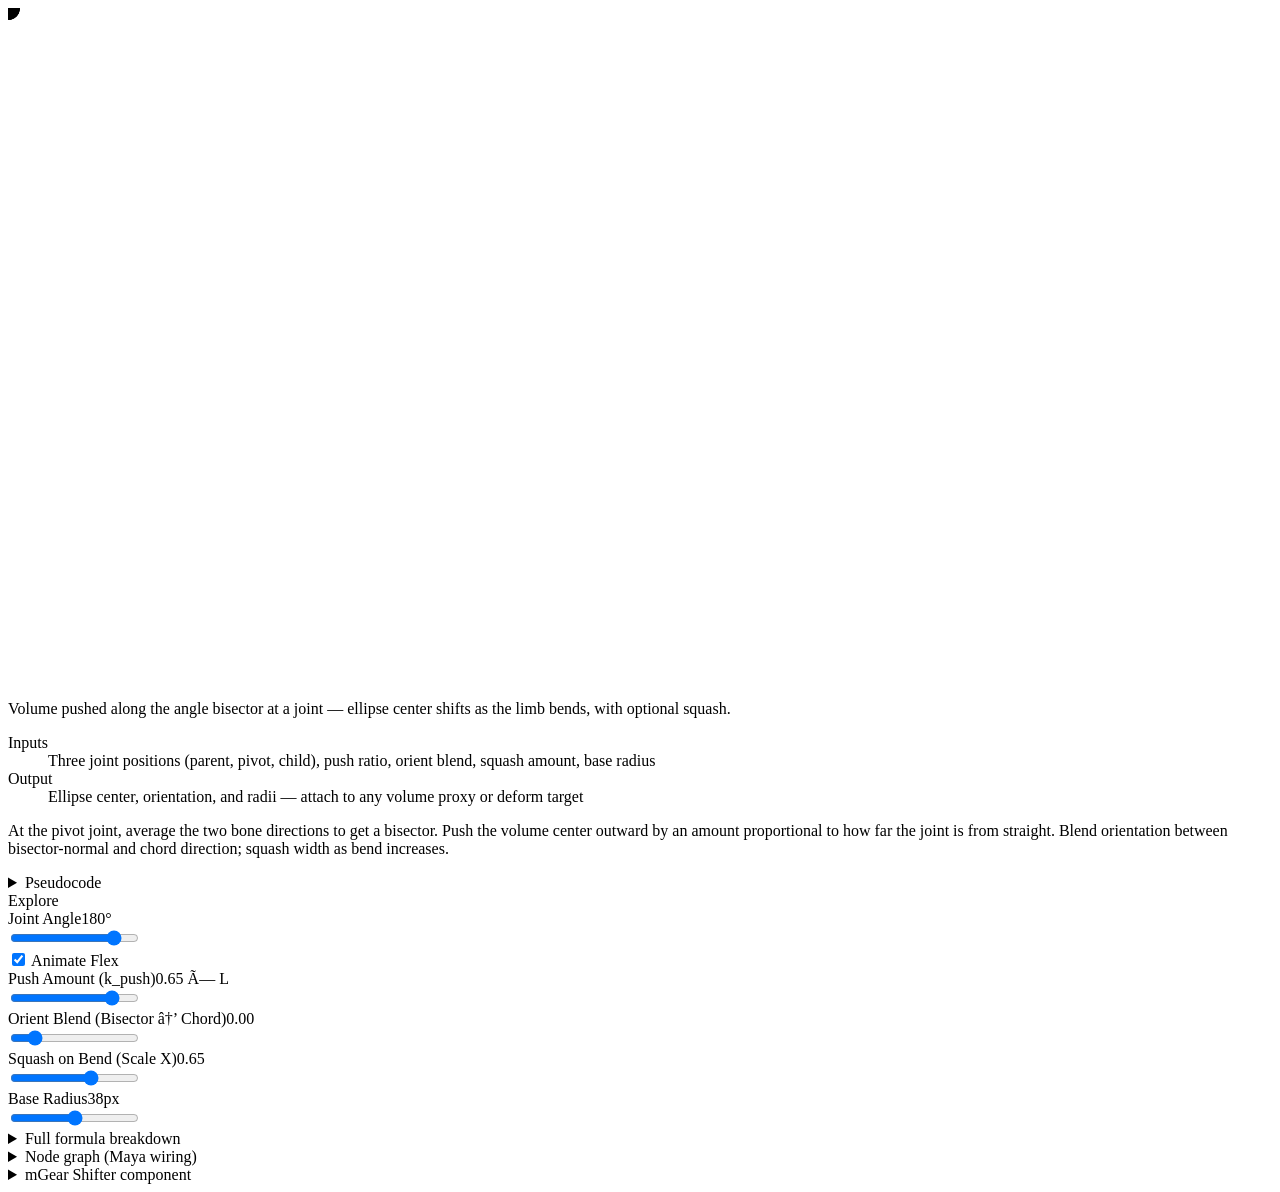
<file: Cards/Angle_Push.html>
﻿<!DOCTYPE html>
<html>
<body>
<div class="card-stage-content">
  <svg viewBox="0 0 640 340" id="rig2Svg">
    <!-- Clean background - no ghost elements -->
    <line id="r2_chordLine" stroke="var(--chord)" stroke-width="1.2" stroke-dasharray="3 4" opacity="0.9"/>
    <line id="r2_bisectorAxis" stroke="var(--bisector)" stroke-width="1.3" stroke-dasharray="4 3" opacity="0.9"/>
    <line id="r2_boneUpper" stroke="var(--bone)" stroke-width="5" stroke-linecap="round"/>
    <line id="r2_boneForearm" stroke="var(--bone)" stroke-width="5" stroke-linecap="round"/>
    <ellipse id="r2_ellipHull" fill="rgba(87,209,255,0.18)" stroke="var(--push-curve)" stroke-width="2"/>
    <line id="r2_axisX" stroke="var(--axis-x)" stroke-width="1.6" opacity="0.9"/>
    <line id="r2_axisY" stroke="var(--axis-y)" stroke-width="1.6" opacity="0.9"/>
    <circle id="r2_volumeCenter" r="4" fill="var(--push-curve)" stroke="var(--bg-panel)" stroke-width="1.5"/>
    <circle id="r2_jointShoulder" r="6" fill="var(--joint)"/>
    <circle id="r2_jointElbow" r="6" fill="var(--joint)"/>
    <circle id="r2_jointWrist" r="6" fill="var(--joint)"/>
  </svg>
</div>
<div class="card-controls-content">

  <div class="recipe-card">
    <p class="recipe-one-liner">Volume pushed along the angle bisector at a joint — ellipse center shifts as the limb bends, with optional squash.</p>
    <dl class="recipe-io">
      <div class="recipe-io-row"><dt>Inputs</dt><dd>Three joint positions (parent, pivot, child), push ratio, orient blend, squash amount, base radius</dd></div>
      <div class="recipe-io-row"><dt>Output</dt><dd>Ellipse center, orientation, and radii — attach to any volume proxy or deform target</dd></div>
    </dl>
    <p class="recipe-intuition">At the pivot joint, average the two bone directions to get a bisector. Push the volume center outward by an amount proportional to how far the joint is from straight. Blend orientation between bisector-normal and chord direction; squash width as bend increases.</p>
    <details class="formula-box recipe-core">
      <summary>Pseudocode</summary>
      <div class="formula-body mono"><pre>v1 = normalize(J0 - J1)
v2 = normalize(J2 - J1)
bisect = normalize(v1 + v2)
delta = 180 - jointAngle
offset = avgBoneLength * k_push * sin(delta / 2)
center = J1 + bisect * offset
orient = lerp(angle(bisect)+90Â°, angle(chord), blend)
rx = r0 * (1 - squashFactor * delta/180)
ry = r0</pre></div>
    </details>
  </div>

  <div class="axis-title">Explore</div>
  <div class="controls">
    <div class="slider-card">
      <div class="slider-head"><label>Joint Angle</label><span class="slider-val mono" id="r2_jointVal">180&deg;</span></div>
      <input type="range" id="r2_jointAngle" min="15" max="180" step="1" value="155" aria-label="Joint angle">
    </div>
    <label class="toggle-row"><input type="checkbox" id="animToggle2" checked aria-label="Animate flex"> Animate Flex</label>
    <div class="slider-card">
      <div class="slider-head"><label>Push Amount (k_push)</label><span class="slider-val mono" id="r2_pushVal">0.65 Ã— L</span></div>
      <input type="range" id="r2_pushRatio" min="0" max="1.2" step="0.02" value="1.0" aria-label="Push amount">
    </div>
    <div class="slider-card">
      <div class="slider-head"><label>Orient Blend (Bisector â†’ Chord)</label><span class="slider-val mono" id="r2_blendVal">0.00</span></div>
      <input type="range" id="r2_orientBlend" min="0" max="1" step="0.01" value="0.15" aria-label="Orient blend">
    </div>
    <div class="slider-card">
      <div class="slider-head"><label>Squash on Bend (Scale X)</label><span class="slider-val mono" id="r2_scaleXVal">0.65</span></div>
      <input type="range" id="r2_scaleX" min="0" max="1.0" step="0.05" value="0.65" aria-label="Squash on bend">
    </div>
    <div class="slider-card">
      <div class="slider-head"><label>Base Radius</label><span class="slider-val mono" id="r2_radiusVal">38px</span></div>
      <input type="range" id="r2_radius" min="12" max="64" step="1" value="38" aria-label="Base radius">
    </div>
  </div>

    <details class="formula-box">
      <summary>Full formula breakdown</summary>
      <div class="formula-body mono">
<pre>2D Angle Push — pure 2D bisector push

Given:
  J0 = shoulder, J1 = elbow, J2 = wrist
  L1 = |J1-J0|, L2 = |J2-J1|, Lavg = (L1+L2)/2
  theta = joint angle (180 = straight)
  delta = 180 - theta

1. Vectors from elbow:
  v1 = normalize(J0 - J1)
  v2 = normalize(J2 - J1)
  v_bisect = normalize(v1 + v2)

2. Push:
  offset = Lavg * k_push * sin(delta/2)
  C = J1 + v_bisect * offset

3. Orientation:
  ang_bis = atan2(v_bisect.y, v_bisect.x) + Ï€/2
  ang_chord = atan2(J2.y - J0.y, J2.x - J0.x)
  ang_final = lerp(ang_bis, ang_chord, blend)

4. Squash:
  squash = 1 - 0.85 * (delta/180) * k_scaleX
  rx = r0 * squash
  ry = r0</pre>
      </div>
    </details>

    <details class="formula-box" id="r2_node_details">
      <summary>Node graph (Maya wiring)</summary>
      <div class="formula-body">
        <div class="m-graph-view m-graph-view--enhanced" id="r2_graph_container">
          <div class="m-canvas" id="r2_node_canvas">
            <svg class="m-svg-layer" id="r2_node_svg"></svg>
            
            <!-- Input Nodes -->
            <div class="m-node" style="left: 20px; top: 20px;">
              <div class="m-header input">JointAngle</div>
              <div class="m-body">
                <div class="m-row">
                  <span class="m-label">angle</span>
                  <div class="m-port out angle" id="r2_p_angle_out"></div>
                </div>
              </div>
            </div>

            <div class="m-node" style="left: 20px; top: 110px;">
              <div class="m-header input">JointPos</div>
              <div class="m-body">
                <div class="m-row">
                  <span class="m-label">shoulder</span>
                  <div class="m-port out vec2" id="r2_p_j0_out"></div>
                </div>
                <div class="m-row">
                  <span class="m-label">elbow</span>
                  <div class="m-port out vec2" id="r2_p_j1_out"></div>
                </div>
                <div class="m-row">
                  <span class="m-label">wrist</span>
                  <div class="m-port out vec2" id="r2_p_j2_out"></div>
                </div>
              </div>
            </div>

            <!-- Bisector Node -->
            <div class="m-node" style="left: 200px; top: 70px;">
              <div class="m-header push">bisector</div>
              <div class="m-body">
                <div class="m-row">
                  <div class="m-port in vec2" id="r2_p_bis_v1"></div>
                  <span class="m-label">v1</span>
                </div>
                <div class="m-row">
                  <div class="m-port in vec2" id="r2_p_bis_v2"></div>
                  <span class="m-label">v2</span>
                </div>
                <div class="m-row" style="margin-top: 4px; border-top: 1px solid rgba(255,255,255,0.05);">
                  <span class="m-label">bisector</span>
                  <div class="m-port out vec2" id="r2_p_bis_out"></div>
                </div>
              </div>
            </div>

            <!-- Push Node -->
            <div class="m-node" style="left: 380px; top: 70px;">
              <div class="m-header push">push</div>
              <div class="m-body">
                <div class="m-row">
                  <div class="m-port in vec2" id="r2_p_push_bis"></div>
                  <span class="m-label">bisector</span>
                </div>
                <div class="m-row">
                  <div class="m-port in float" id="r2_p_push_angle"></div>
                  <span class="m-label">delta</span>
                </div>
                <div class="m-row">
                  <div class="m-port in float" id="r2_p_push_k"></div>
                  <span class="m-label">k_push</span>
                </div>
                <div class="m-row" style="margin-top: 4px; border-top: 1px solid rgba(255,255,255,0.05);">
                  <span class="m-label">center</span>
                  <div class="m-port out vec2" id="r2_p_push_out"></div>
                </div>
              </div>
            </div>

            <!-- Orient Node -->
            <div class="m-node" style="left: 560px; top: 30px;">
              <div class="m-header util">orient</div>
              <div class="m-body">
                <div class="m-row">
                  <div class="m-port in vec2" id="r2_p_orient_bis"></div>
                  <span class="m-label">bisector</span>
                </div>
                <div class="m-row">
                  <div class="m-port in vec2" id="r2_p_orient_chord"></div>
                  <span class="m-label">chord</span>
                </div>
                <div class="m-row">
                  <div class="m-port in float" id="r2_p_orient_blend"></div>
                  <span class="m-label">blend</span>
                </div>
                <div class="m-row" style="margin-top: 4px; border-top: 1px solid rgba(255,255,255,0.05);">
                  <span class="m-label">orientation</span>
                  <div class="m-port out float" id="r2_p_orient_out"></div>
                </div>
              </div>
            </div>

            <!-- Squash Node -->
            <div class="m-node" style="left: 560px; top: 160px;">
              <div class="m-header util">squash</div>
              <div class="m-body">
                <div class="m-row">
                  <div class="m-port in float" id="r2_p_squash_angle"></div>
                  <span class="m-label">delta</span>
                </div>
                <div class="m-row">
                  <div class="m-port in float" id="r2_p_squash_k"></div>
                  <span class="m-label">scaleX</span>
                </div>
                <div class="m-row" style="margin-top: 4px; border-top: 1px solid rgba(255,255,255,0.05);">
                  <span class="m-label">squash</span>
                  <div class="m-port out float" id="r2_p_squash_out"></div>
                </div>
              </div>
            </div>

            <!-- Output Node -->
            <div class="m-node" style="left: 700px; top: 85px;">
              <div class="m-header output">Deform</div>
              <div class="m-body">
                <div class="m-row">
                  <div class="m-port in vec2" id="r2_p_deform_center"></div>
                  <span class="m-label">center</span>
                </div>
                <div class="m-row">
                  <div class="m-port in float" id="r2_p_deform_orient"></div>
                  <span class="m-label">orient</span>
                </div>
                <div class="m-row">
                  <div class="m-port in float" id="r2_p_deform_squash"></div>
                  <span class="m-label">squash</span>
                </div>
              </div>
            </div>

          </div>
        </div>
      </div>
    </details>

        <details class="formula-box">
      <summary>mGear Shifter component</summary>
      <div class="formula-body">
        <p class="recipe-intuition"><strong>Planned:</strong> <code class="mono">tween_angle_push_01</code> — not in the repo yet. This card is the spec; the Shifter guide will match the pseudocode above.</p>
        <p class="recipe-intuition" style="margin-top:8px;">Install shipped components via <code>components/</code> on <code>MGEAR_SHIFTER_COMPONENT_PATH</code>. See the README.</p>
      </div>
    </details>
<script>
    (function(){
      // ============================================
      // CONSTANTS
      // ============================================
      const ANGLE_PUSH_CONSTANTS = {
        ELBOW_X: 320,  // Centered in 640px width
        ELBOW_Y: 175,
        BONE_LENGTH: 150,
        ANIMATION_DURATION: 7000,
        MIN_ANGLE: 15,
        MAX_ANGLE: 180,
        DEFAULT_ANGLE: 155
      };

      const { ELBOW_X, ELBOW_Y, BONE_LENGTH, ANIMATION_DURATION, 
              MIN_ANGLE, MAX_ANGLE, DEFAULT_ANGLE } = ANGLE_PUSH_CONSTANTS;

      // ============================================
      // UTILITY FUNCTIONS
      // ============================================
      const round = (v, n) => Number(v.toFixed(n));

      function normalize(v) {
        const len = Math.hypot(v.x, v.y) || 1;
        return { x: v.x / len, y: v.y / len };
      }

      function getPoint(x, y) {
        return { x, y };
      }

      // ============================================
      // DOM REFS
      // ============================================
      const dom = {
        jointAngle: document.getElementById('r2_jointAngle'),
        pushRatio: document.getElementById('r2_pushRatio'),
        orientBlend: document.getElementById('r2_orientBlend'),
        scaleX: document.getElementById('r2_scaleX'),
        radius: document.getElementById('r2_radius'),
        jointVal: document.getElementById('r2_jointVal'),
        pushVal: document.getElementById('r2_pushVal'),
        blendVal: document.getElementById('r2_blendVal'),
        scaleXVal: document.getElementById('r2_scaleXVal'),
        radiusVal: document.getElementById('r2_radiusVal'),
        animToggle: document.getElementById('animToggle2'),
        boneUpper: document.getElementById('r2_boneUpper'),
        boneForearm: document.getElementById('r2_boneForearm'),
        chordLine: document.getElementById('r2_chordLine'),
        bisectorAxis: document.getElementById('r2_bisectorAxis'),
        jointShoulder: document.getElementById('r2_jointShoulder'),
        jointElbow: document.getElementById('r2_jointElbow'),
        jointWrist: document.getElementById('r2_jointWrist'),
        volumeCenter: document.getElementById('r2_volumeCenter'),
        ellipHull: document.getElementById('r2_ellipHull'),
        axisX: document.getElementById('r2_axisX'),
        axisY: document.getElementById('r2_axisY'),
        nodeDetails: document.getElementById('r2_node_details'),
        graphContainer: document.getElementById('r2_graph_container'),
        nodeCanvas: document.getElementById('r2_node_canvas'),
        svgCanvas: document.getElementById('r2_node_svg')
      };

      const nodeGraph = CardCommon.setupNodeGraph({
        detailsEl: dom.nodeDetails,
        containerEl: dom.graphContainer,
        canvasEl: dom.nodeCanvas,
        svgEl: dom.svgCanvas,
        enhanced: true,
        openDelay: 100,
        connections: [
          { from: 'r2_p_angle_out', to: 'r2_p_push_angle', color: '#ffaa55' },
          { from: 'r2_p_angle_out', to: 'r2_p_squash_angle', color: '#ffaa55' },
          { from: 'r2_p_j1_out', to: 'r2_p_bis_v1', color: '#88ddff' },
          { from: 'r2_p_j1_out', to: 'r2_p_bis_v2', color: '#88ddff' },
          { from: 'r2_p_bis_out', to: 'r2_p_push_bis', color: '#ff88aa' },
          { from: 'r2_p_bis_out', to: 'r2_p_orient_bis', color: '#ff88aa' },
          { from: 'r2_p_push_out', to: 'r2_p_deform_center', color: 'var(--axis-y)' },
          { from: 'r2_p_orient_out', to: 'r2_p_deform_orient', color: 'var(--axis-x)' },
          { from: 'r2_p_squash_out', to: 'r2_p_deform_squash', color: 'var(--axis-y)' }
        ]
      });

      // ============================================
      // SET LINE/ CIRCLE HELPERS
      // ============================================
      function setLine(id, x1, y1, x2, y2) {
        const el = document.getElementById(id);
        if (el) {
          el.setAttribute('x1', x1);
          el.setAttribute('y1', y1);
          el.setAttribute('x2', x2);
          el.setAttribute('y2', y2);
        }
      }

      function setCircle(id, x, y) {
        const el = document.getElementById(id);
        if (el) {
          el.setAttribute('cx', x);
          el.setAttribute('cy', y);
        }
      }

      // ============================================
      // UPDATE FUNCTION
      // ============================================
      function updateAnglePush(force = false) {
        const { jointAngle, pushRatio, orientBlend, scaleX, radius } = dom;
        if (!jointAngle || !pushRatio || !orientBlend || !scaleX || !radius) return;

        const theta = parseFloat(jointAngle.value);
        const kPush = parseFloat(pushRatio.value);
        const kBlend = parseFloat(orientBlend.value);
        const kScaleX = parseFloat(scaleX.value);
        const r0 = parseFloat(radius.value);

        // Update displays
        dom.jointVal.textContent = `${round(theta, 0)}Â°`;
        dom.pushVal.textContent = `${round(kPush, 2)} Ã— L`;
        dom.blendVal.textContent = kBlend.toFixed(2);
        dom.scaleXVal.textContent = kScaleX.toFixed(2);
        dom.radiusVal.textContent = `${round(r0, 0)}px`;

        // Calculate joint positions
        const delta = MAX_ANGLE - theta;
        const deltaRad = delta * Math.PI / 180;
        const halfRad = deltaRad / 2;

        const J1 = getPoint(ELBOW_X, ELBOW_Y);
        const J0 = getPoint(J1.x - BONE_LENGTH, J1.y);
        const J2 = getPoint(
          J1.x + BONE_LENGTH * Math.cos(deltaRad),
          J1.y - BONE_LENGTH * Math.sin(deltaRad)
        );

        // Calculate bisector
        const v1 = getPoint(J0.x - J1.x, J0.y - J1.y);
        const v2 = getPoint(J2.x - J1.x, J2.y - J1.y);
        const n1 = normalize(v1);
        const n2 = normalize(v2);

        let bx = n1.x + n2.x;
        let by = n1.y + n2.y;
        let blen = Math.hypot(bx, by);
        if (blen < 0.001) {
          bx = -n1.y;
          by = n1.x;
          blen = 1;
        }
        const vBis = getPoint(bx / blen, by / blen);

        // Push
        const Lavg = BONE_LENGTH;
        const pushDist = Lavg * kPush * Math.sin(halfRad);
        const C = getPoint(
          J1.x + vBis.x * pushDist,
          J1.y + vBis.y * pushDist
        );

        // Orientation
        const angBis = Math.atan2(vBis.y, vBis.x) + Math.PI / 2;
        const angChord = Math.atan2(J2.y - J0.y, J2.x - J0.x);
        let angFinal = angBis * (1 - kBlend) + angChord * kBlend;

        // Squash
        const squash = 1 - 0.85 * (delta / MAX_ANGLE) * kScaleX;
        const rx = r0 * Math.max(0.15, squash);
        const ry = r0;

        // Update bones
        setLine('r2_boneUpper', J0.x, J0.y, J1.x, J1.y);
        setLine('r2_boneForearm', J1.x, J1.y, J2.x, J2.y);
        setLine('r2_chordLine', J0.x, J0.y, J2.x, J2.y);
        setLine('r2_bisectorAxis', J1.x, J1.y, 
                J1.x + vBis.x * (pushDist + ry + 30), 
                J1.y + vBis.y * (pushDist + ry + 30));

        // Update joints
        setCircle('r2_jointShoulder', J0.x, J0.y);
        setCircle('r2_jointElbow', J1.x, J1.y);
        setCircle('r2_jointWrist', J2.x, J2.y);
        setCircle('r2_volumeCenter', C.x, C.y);

        // Update ellipse
        const ell = dom.ellipHull;
        ell.setAttribute('cx', C.x);
        ell.setAttribute('cy', C.y);
        ell.setAttribute('rx', rx);
        ell.setAttribute('ry', ry);
        ell.setAttribute('transform', `rotate(${angFinal * 180 / Math.PI} ${C.x} ${C.y})`);

        // Update axes
        const axLen = 22;
        setLine('r2_axisX', C.x, C.y, 
                C.x + Math.cos(angFinal) * (rx + axLen), 
                C.y + Math.sin(angFinal) * (rx + axLen));
        setLine('r2_axisY', C.x, C.y, 
                C.x + Math.cos(angFinal + Math.PI / 2) * (ry + axLen), 
                C.y + Math.sin(angFinal + Math.PI / 2) * (ry + axLen));
      }

      // ============================================
      // ANIMATION LOOP
      // ============================================
      let animationId = null;
      let isAnimating = true;

      function tick(timestamp) {
        const { animToggle, jointAngle } = dom;
        if (!animToggle || !jointAngle) {
          animationId = requestAnimationFrame(tick);
          return;
        }

        if (animToggle.checked && isAnimating) {
          const phase = (timestamp % ANIMATION_DURATION) / ANIMATION_DURATION;
          const eased = (1 - Math.cos(phase * 2 * Math.PI)) / 2;
          jointAngle.value = (MAX_ANGLE - (MAX_ANGLE - MIN_ANGLE) * eased).toFixed(0);
          updateAnglePush(false);
        }

        animationId = requestAnimationFrame(tick);
      }

      function stopAnimation() {
        isAnimating = false;
      }

      function startAnimation() {
        isAnimating = true;
      }

      // ============================================
      // EVENT SETUP
      // ============================================
      function setupEvents() {
        const { jointAngle, pushRatio, orientBlend, scaleX, radius, animToggle } = dom;

        const sliderIds = ['jointAngle', 'pushRatio', 'orientBlend', 'scaleX', 'radius'];
        sliderIds.forEach(id => {
          const el = document.getElementById(`r2_${id}`);
          if (el) {
            el.addEventListener('input', () => updateAnglePush(true), { passive: true });
          }
        });

        if (jointAngle && animToggle) {
          jointAngle.addEventListener('pointerdown', () => {
            animToggle.checked = false;
            startAnimation();
          }, { passive: true });
        }

        if (animToggle) {
          animToggle.addEventListener('change', function() {
            if (this.checked) {
              startAnimation();
            } else {
              stopAnimation();
            }
          }, { passive: true });
        }

        updateAnglePush(true);
      }

      // ============================================
      // INITIALIZATION
      // ============================================
      function init() {
        setupEvents();
        animationId = requestAnimationFrame(tick);
      }

      window.addEventListener('beforeunload', function() {
        if (animationId) {
          cancelAnimationFrame(animationId);
        }
        nodeGraph.disconnect();
      }, { passive: true });

      init();

    })();
  </script>
</div>
</body>
</html>
</file>
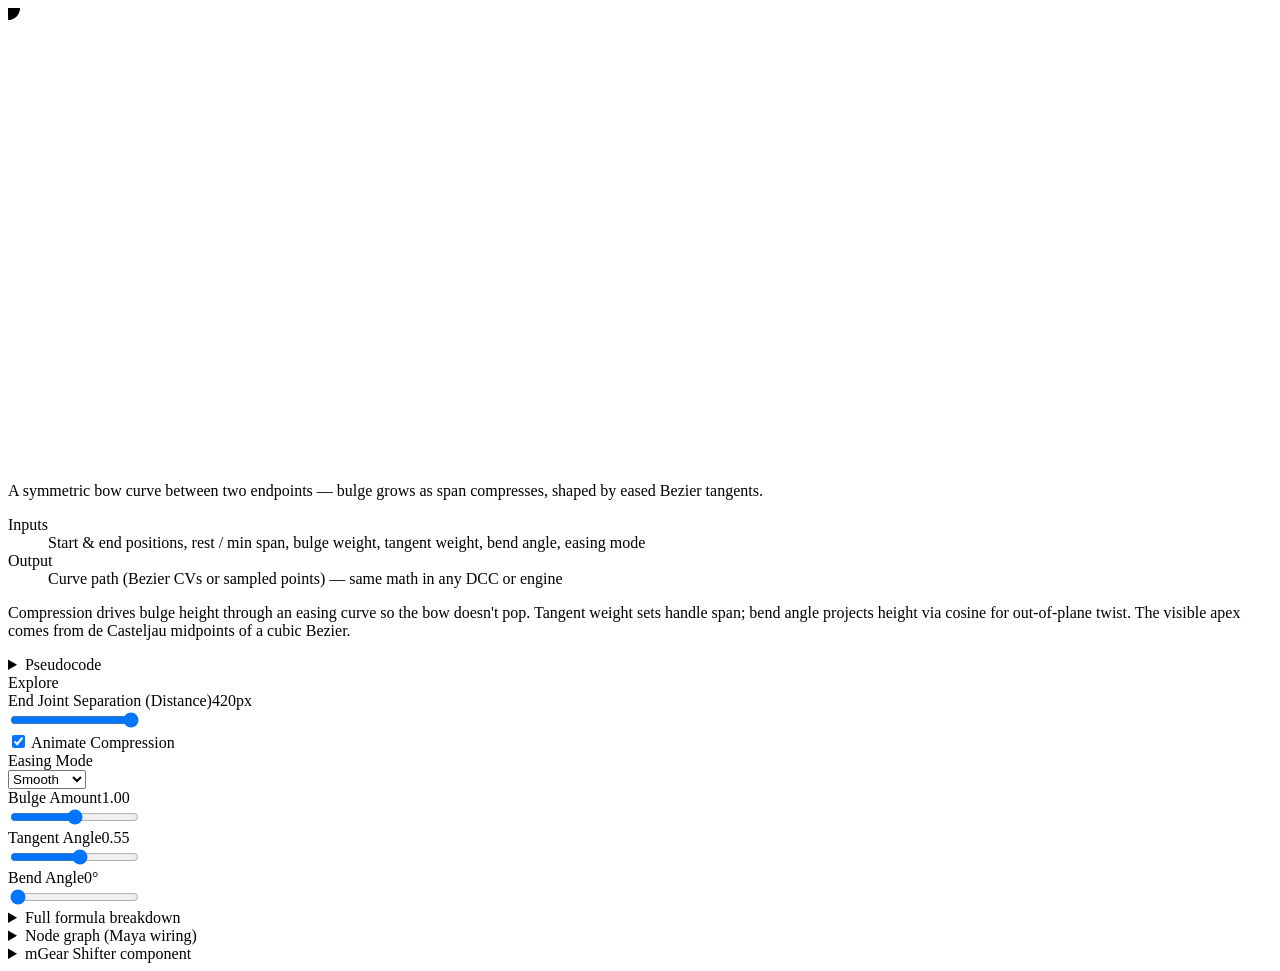
<file: Cards/Bounded_Bow.html>
﻿<!DOCTYPE html>
<html>
<body>
<div class="card-stage-content">
  <svg viewBox="0 0 640 230" id="bowSvg">
    <line x1="40" y1="185" x2="600" y2="185" stroke="rgba(255,255,255,0.12)" stroke-width="1"/>
    <line id="r5_chordLine" stroke="rgba(255, 255, 255, 0.2)" stroke-width="1.5" stroke-dasharray="3 3"/>
    <line id="r5_boneLine" stroke="var(--bone)" stroke-width="6" stroke-linecap="round"/>
    <line id="r5_handleLineA" stroke="rgba(255, 115, 250, 0.35)" stroke-width="1" stroke-dasharray="2 2"/>
    <line id="r5_handleLineB" stroke="rgba(255, 115, 250, 0.35)" stroke-width="1" stroke-dasharray="2 2"/>
    <path id="r5_bowFill" fill="rgba(255, 115, 250, 0.15)" stroke="none"/>
    <path id="r5_bowCurve" fill="none" stroke="var(--bow-curve)" stroke-width="3.5" stroke-linecap="round"/>
    <circle id="r5_jointStart" r="6" fill="var(--joint)"/>
    <circle id="r5_jointEnd" r="6" fill="var(--joint)"/>
    <circle id="r5_handleA" r="4" fill="var(--bg-panel)" stroke="var(--bow-curve)" stroke-width="1.5"/>
    <circle id="r5_handleB" r="4" fill="var(--bg-panel)" stroke="var(--bow-curve)" stroke-width="1.5"/>
    <circle id="r5_apexHandle" r="4.5" fill="var(--bg-panel)" stroke="var(--bow-curve)" stroke-width="2"/>
  </svg>
</div>

<div class="card-controls-content">

  <div class="recipe-card">
    <p class="recipe-one-liner">A symmetric bow curve between two endpoints — bulge grows as span compresses, shaped by eased Bezier tangents.</p>
    <dl class="recipe-io">
      <div class="recipe-io-row"><dt>Inputs</dt><dd>Start &amp; end positions, rest / min span, bulge weight, tangent weight, bend angle, easing mode</dd></div>
      <div class="recipe-io-row"><dt>Output</dt><dd>Curve path (Bezier CVs or sampled points) — same math in any DCC or engine</dd></div>
    </dl>
    <p class="recipe-intuition">Compression drives bulge height through an easing curve so the bow doesn't pop. Tangent weight sets handle span; bend angle projects height via cosine for out-of-plane twist. The visible apex comes from de Casteljau midpoints of a cubic Bezier.</p>
    <details class="formula-box recipe-core">
      <summary>Pseudocode</summary>
      <div class="formula-body mono"><pre>L = distance(start, end)
t = (L_rest - L) / (L_rest - L_min)
h = weight * ease(t, mode) * maxHeight * cos(bendAngle)
half = L / 2
tan = half * tangentWeight
P0, P3 = start, end
P1 = start + tangent_dir * tan + normal * h
P2 = end   - tangent_dir * tan + normal * h
curve = cubic_bezier(P0, P1, P2, P3)  // or de_casteljau_apex(P0..P3)</pre></div>
    </details>
  </div>

  <div class="axis-title">Explore</div>
  <div class="controls">
    <div class="slider-card">
      <div class="slider-head"><label>End Joint Separation (Distance)</label><span class="slider-val mono" id="r5_distVal">420px</span></div>
      <input type="range" id="r5_dist" min="150" max="420" step="2" value="420" aria-label="End joint separation distance">
    </div>
    <label class="toggle-row"><input type="checkbox" id="animToggle5" checked> Animate Compression</label>

    <div class="slider-card">
      <div class="slider-head"><label>Easing Mode</label></div>
      <select id="r5_interpMode" class="rig-select" aria-label="Easing mode">
        <option value="smooth" selected>Smooth</option>
        <option value="linear">Linear</option>
        <option value="slow">Ease In</option>
        <option value="fast">Ease Out</option>
      </select>
    </div>
    <div class="slider-card">
      <div class="slider-head"><label>Bulge Amount</label><span class="slider-val mono" id="r5_weightVal">1.00</span></div>
      <input type="range" id="r5_weight" min="0.0" max="2.0" step="0.05" value="1.00" aria-label="Bulge amount">
    </div>
    <div class="slider-card">
      <div class="slider-head"><label>Tangent Angle</label><span class="slider-val mono" id="r5_tangentVal">0.55</span></div>
      <input type="range" id="r5_tangentWeight" min="0.0" max="1.0" step="0.05" value="0.55" aria-label="Tangent angle">
    </div>
    <div class="slider-card">
      <div class="slider-head"><label>Bend Angle</label><span class="slider-val mono" id="r5_bendVal">0°</span></div>
      <input type="range" id="r5_bendAngle" min="0" max="360" step="1" value="0" aria-label="Bend twist angle">
    </div>
  </div>

    <details class="formula-box">
      <summary>Full formula breakdown</summary>
      <div class="formula-body mono">
        <pre>
1. Compression & Bulge (Y-Axis):
   t_norm = (L_rest - L) / (L_rest - L_min)
   t_eased = evaluate_easing(t_norm, mode)
   h_eff = weight * t_eased * max_height * cos(bendAngle)

2. Spans & Tangents (X-Axis):
   halfSpan = L / 2
   tangentSpan = halfSpan * tangentWeight

3. Base Bezier Points (P0-P3):
   P0 (Start Node) = (0, 0)
   P1 (Tangent A)  = (tangentSpan, h_eff)
   P2 (Tangent B)  = (L - tangentSpan, h_eff)
   P3 (End Node)   = (L, 0)

4. SVG Curve Interpolation (Midpoints):
   M01 = average(P0, P1)
   M12 = average(P1, P2)
   M23 = average(P2, P3)
   M012 = average(M01, M12)
   M123 = average(M12, M23)
   Apex = average(M012, M123)
        </pre>
      </div>
    </details>

    <details class="formula-box" id="r5_node_details">
      <summary>Node graph (Maya wiring)</summary>
      <div class="formula-body">
        <div class="m-graph-view" id="r5_graph_container">
          <div class="m-canvas" id="r5_node_canvas">
            <svg class="m-svg-layer" id="r5_node_svg"></svg>
            
            <div class="m-node" style="left: 20px; top: 30px;">
              <div class="m-header">StartLoc</div>
              <div class="m-body">
                <div class="m-row"><span class="m-label">worldPos</span><div class="m-port out vec3" id="r5_p_sl_out"></div></div>
              </div>
            </div>
            <div class="m-node" style="left: 20px; top: 120px;">
              <div class="m-header">EndLoc</div>
              <div class="m-body">
                <div class="m-row"><span class="m-label">worldPos</span><div class="m-port out vec3" id="r5_p_el_out"></div></div>
              </div>
            </div>

            <div class="m-node" style="left: 175px; top: 75px;">
              <div class="m-header util">distanceBetween</div>
              <div class="m-body">
                <div class="m-row"><div class="m-port in vec3" id="r5_p_dist_p1"></div><span class="m-label">point1</span></div>
                <div class="m-row"><div class="m-port in vec3" id="r5_p_dist_p2"></div><span class="m-label">point2</span></div>
                <div class="m-row" style="margin-top: 8px;"><span class="m-label" style="text-align:right; width:100%;">distance</span><div class="m-port out float" id="r5_p_dist_out"></div></div>
              </div>
            </div>

            <div class="m-node" style="left: 330px; top: 30px;">
              <div class="m-header util">setRange</div>
              <div class="m-body">
                <div class="m-row"><div class="m-port in float" id="r5_p_remap_in"></div><span class="m-label">valueX</span></div>
                <div class="m-row" style="margin-top: 8px;"><span class="m-label" style="text-align:right; width:100%;">outValueX</span><div class="m-port out float" id="r5_p_remap_out"></div></div>
              </div>
            </div>

            <div class="m-node" style="left: 330px; top: 120px;">
              <div class="m-header util">L_Fracs</div>
              <div class="m-body">
                <div class="m-row"><div class="m-port in float" id="r5_p_lfracs_in"></div><span class="m-label">input1X</span></div>
                <div class="m-row" style="margin-top: 8px;"><span class="m-label" style="text-align:right; width:100%;">outputX</span><div class="m-port out float" id="r5_p_lfracs_out"></div></div>
              </div>
            </div>

            <div class="m-node" style="left: 485px; top: 75px;">
              <div class="m-header">CrvShape</div>
              <div class="m-body">
                <div class="m-row"><div class="m-port in float" id="r5_p_crv_in1"></div><span class="m-label">cvY</span></div>
                <div class="m-row"><div class="m-port in float" id="r5_p_crv_in2"></div><span class="m-label">cvX</span></div>
              </div>
            </div>

          </div>
        </div>
      </div>
    </details>

        <details class="formula-box">
      <summary>mGear Shifter component</summary>
      <div class="formula-body">
        <p class="recipe-intuition"><strong>Available:</strong> <code class="mono">tween_bounded_bow_01</code> in the Shifter Guide Manager. Place <em>root</em> at the start, <em>tip</em> at the end, aim the <em>blade</em> flag at the bulge direction, then build from the <code>guide</code> root.</p>
        <p class="recipe-intuition" style="margin-top:8px;">Install: add this repo's <code>components/</code> folder to <code>MGEAR_SHIFTER_COMPONENT_PATH</code>, or run <code>register.register()</code> from Maya (see README). Anim attrs: <code>boundedBow_bulge</code>, <code>boundedBow_tangent</code>, <code>boundedBow_bulge_twist</code> on the rig UI host.</p>
      </div>
    </details>
<script>
    (function(){
      // ============================================
      // CONSTANTS
      // ============================================
      const BOW_CONSTANTS = {
        CY: 185,
        L_REST: 420,
        L_MIN: 150,
        MAX_HEIGHT: 180,
        CX_CENTER: 320,
        ANIMATION_DURATION: 7000
      };

      const { CY, L_REST, L_MIN, MAX_HEIGHT, CX_CENTER, ANIMATION_DURATION } = BOW_CONSTANTS;

      // ============================================
      // UTILITY FUNCTIONS
      // ============================================
      const round = (v, n) => Number(v.toFixed(n));

      const getEasedValue = (t, mode) => {
        switch(mode) {
          case 'linear': return t;
          case 'slow': return t * t;
          case 'fast': return 1.0 - Math.pow(1.0 - t, 2);
          default: return t * t * (3.0 - 2.0 * t); // smoothstep
        }
      };

      const getControlPoint = (x, y) => ({ x, y });

      // ============================================
      // DOM REFS
      // ============================================
      const dom = {
        dist: document.getElementById('r5_dist'),
        mode: document.getElementById('r5_interpMode'),
        tangent: document.getElementById('r5_tangentWeight'),
        weight: document.getElementById('r5_weight'),
        bend: document.getElementById('r5_bendAngle'),
        distVal: document.getElementById('r5_distVal'),
        tangentVal: document.getElementById('r5_tangentVal'),
        weightVal: document.getElementById('r5_weightVal'),
        bendVal: document.getElementById('r5_bendVal'),
        animToggle: document.getElementById('animToggle5'),
        boneLine: document.getElementById('r5_boneLine'),
        chordLine: document.getElementById('r5_chordLine'),
        jointStart: document.getElementById('r5_jointStart'),
        jointEnd: document.getElementById('r5_jointEnd'),
        handleLineA: document.getElementById('r5_handleLineA'),
        handleLineB: document.getElementById('r5_handleLineB'),
        handleA: document.getElementById('r5_handleA'),
        handleB: document.getElementById('r5_handleB'),
        apexHandle: document.getElementById('r5_apexHandle'),
        bowCurve: document.getElementById('r5_bowCurve'),
        bowFill: document.getElementById('r5_bowFill'),
        nodeDetails: document.getElementById('r5_node_details'),
        graphContainer: document.getElementById('r5_graph_container'),
        nodeCanvas: document.getElementById('r5_node_canvas'),
        svgCanvas: document.getElementById('r5_node_svg'),
      };

      // ============================================
      // BOW UPDATE FUNCTION
      // ============================================
      function updateBow(force = false) {
        const { dist, mode, tangent, weight, bend } = dom;
        if (!dist || !mode || !tangent || !weight || !bend) return;

        const d = parseFloat(dist.value);
        const interpMode = mode.value;
        const kTangent = parseFloat(tangent.value);
        const w = parseFloat(weight.value);
        const bendDeg = parseFloat(bend.value);
        const bendRad = bendDeg * (Math.PI / 180);

        // Update value displays
        dom.distVal.textContent = `${round(d, 0)}px`;
        dom.tangentVal.textContent = round(kTangent, 2);
        dom.weightVal.textContent = round(w, 2);
        dom.bendVal.textContent = `${round(bendDeg, 0)}°`;

        // Calculate bow geometry
        const halfSpan = d / 2;
        const jAx = CX_CENTER - halfSpan;
        const jBx = CX_CENTER + halfSpan;
        const tComp = Math.max(0, Math.min(1, (L_REST - d) / (L_REST - L_MIN)));
        const tEased = getEasedValue(tComp, interpMode);
        
        // Apply Bend Projection (Cos) to simulate 3D rotation in 2D Space
        const hEff_base = w * tEased * MAX_HEIGHT;
        const hEff = hEff_base * Math.cos(bendRad);

        const P0 = getControlPoint(jAx, CY);
        const P3 = getControlPoint(jBx, CY);
        const tangentSpan = halfSpan * kTangent;
        const P1 = getControlPoint(jAx + tangentSpan, CY - hEff);
        const P2 = getControlPoint(jBx - tangentSpan, CY - hEff);

        // Calculate midpoints for Symmetrical Bezier
        const M01 = getControlPoint((P0.x + P1.x) / 2, (P0.y + P1.y) / 2);
        const M12 = getControlPoint((P1.x + P2.x) / 2, (P1.y + P2.y) / 2);
        const M23 = getControlPoint((P2.x + P3.x) / 2, (P2.y + P3.y) / 2);
        const M012 = getControlPoint((M01.x + M12.x) / 2, (M01.y + M12.y) / 2);
        const M123 = getControlPoint((M12.x + M23.x) / 2, (M12.y + M23.y) / 2);
        const Apex = getControlPoint((M012.x + M123.x) / 2, (M012.y + M123.y) / 2);

        // Update DOM elements
        dom.boneLine.setAttribute('x1', jAx);
        dom.boneLine.setAttribute('y1', CY);
        dom.boneLine.setAttribute('x2', jBx);
        dom.boneLine.setAttribute('y2', CY);

        dom.jointStart.setAttribute('cx', jAx);
        dom.jointStart.setAttribute('cy', CY);
        dom.jointEnd.setAttribute('cx', jBx);
        dom.jointEnd.setAttribute('cy', CY);

        dom.chordLine.setAttribute('x1', jAx);
        dom.chordLine.setAttribute('y1', CY);
        dom.chordLine.setAttribute('x2', jBx);
        dom.chordLine.setAttribute('y2', CY);

        dom.handleLineA.setAttribute('x1', jAx);
        dom.handleLineA.setAttribute('y1', CY);
        dom.handleLineA.setAttribute('x2', P1.x);
        dom.handleLineA.setAttribute('y2', P1.y);

        dom.handleLineB.setAttribute('x1', jBx);
        dom.handleLineB.setAttribute('y1', CY);
        dom.handleLineB.setAttribute('x2', P2.x);
        dom.handleLineB.setAttribute('y2', P2.y);

        dom.handleA.setAttribute('cx', P1.x);
        dom.handleA.setAttribute('cy', P1.y);
        dom.handleB.setAttribute('cx', P2.x);
        dom.handleB.setAttribute('cy', P2.y);
        dom.apexHandle.setAttribute('cx', Apex.x);
        dom.apexHandle.setAttribute('cy', Apex.y);

        const pathData = `M ${P0.x} ${P0.y} C ${M01.x} ${M01.y}, ${M012.x} ${M012.y}, ${Apex.x} ${Apex.y} C ${M123.x} ${M123.y}, ${M23.x} ${M23.y}, ${P3.x} ${P3.y}`;
        const fillData = `${pathData} L ${P3.x} ${CY} L ${P0.x} ${CY} Z`;

        dom.bowCurve.setAttribute('d', pathData);
        dom.bowFill.setAttribute('d', fillData);
      }

      const nodeGraph = CardCommon.setupNodeGraph({
        detailsEl: dom.nodeDetails,
        containerEl: dom.graphContainer,
        canvasEl: dom.nodeCanvas,
        svgEl: dom.svgCanvas,
        connections: [
          ['r5_p_sl_out', 'r5_p_dist_p1', 'var(--axis-z)'],
          ['r5_p_el_out', 'r5_p_dist_p2', 'var(--axis-z)'],
          ['r5_p_dist_out', 'r5_p_remap_in', 'var(--axis-y)'],
          ['r5_p_dist_out', 'r5_p_lfracs_in', 'var(--axis-y)'],
          ['r5_p_remap_out', 'r5_p_crv_in1', 'var(--axis-y)'],
          ['r5_p_lfracs_out', 'r5_p_crv_in2', 'var(--axis-y)']
        ]
      });
      // ============================================
      // ANIMATION LOOP
      // ============================================
      let animationId = null;
      let isAnimating = true;

      function tick(timestamp) {
        const { animToggle, dist } = dom;
        if (!animToggle || !dist) {
          animationId = requestAnimationFrame(tick);
          return;
        }

        if (animToggle.checked && isAnimating) {
          const phase = (timestamp % ANIMATION_DURATION) / ANIMATION_DURATION;
          if (!isNaN(phase)) {
            const eased = (1 - Math.cos(phase * 2 * Math.PI)) / 2;
            dist.value = (L_REST - (L_REST - L_MIN) * eased).toFixed(0);
            updateBow(false);
          }
        }

        animationId = requestAnimationFrame(tick);
      }

      function stopAnimation() { isAnimating = false; }
      function startAnimation() { isAnimating = true; }

      // ============================================
      // EVENT SETUP
      // ============================================
      function setupEvents() {
        const { dist, mode, tangent, weight, bend, animToggle } = dom;

        // Bind directly to the DOM elements we already selected
        const controls = [dist, mode, tangent, weight, bend];
        
        controls.forEach(el => {
          if (el) {
            el.addEventListener('input', () => updateBow(true));
            
            // Special handling for the distance slider to stop animation when grabbed
            if (el === dist) {
              el.addEventListener('pointerdown', () => {
                if (animToggle) animToggle.checked = false;
                startAnimation();
              }, { passive: true });
            }
          }
        });

        if (animToggle) {
          animToggle.addEventListener('change', function() {
            if (this.checked) {
              startAnimation();
            } else {
              stopAnimation();
            }
          }, { passive: true });
        }

        updateBow(true);
      }

      // ============================================
      // INITIALIZATION
      // ============================================
      function init() {
        setupEvents();
        animationId = requestAnimationFrame(tick);
      }

      window.addEventListener('beforeunload', function() {
        if (animationId) cancelAnimationFrame(animationId);
        nodeGraph.disconnect();
      }, { passive: true });

      init();
    })();
  </script>
</div>
</body>
</html>
</file>
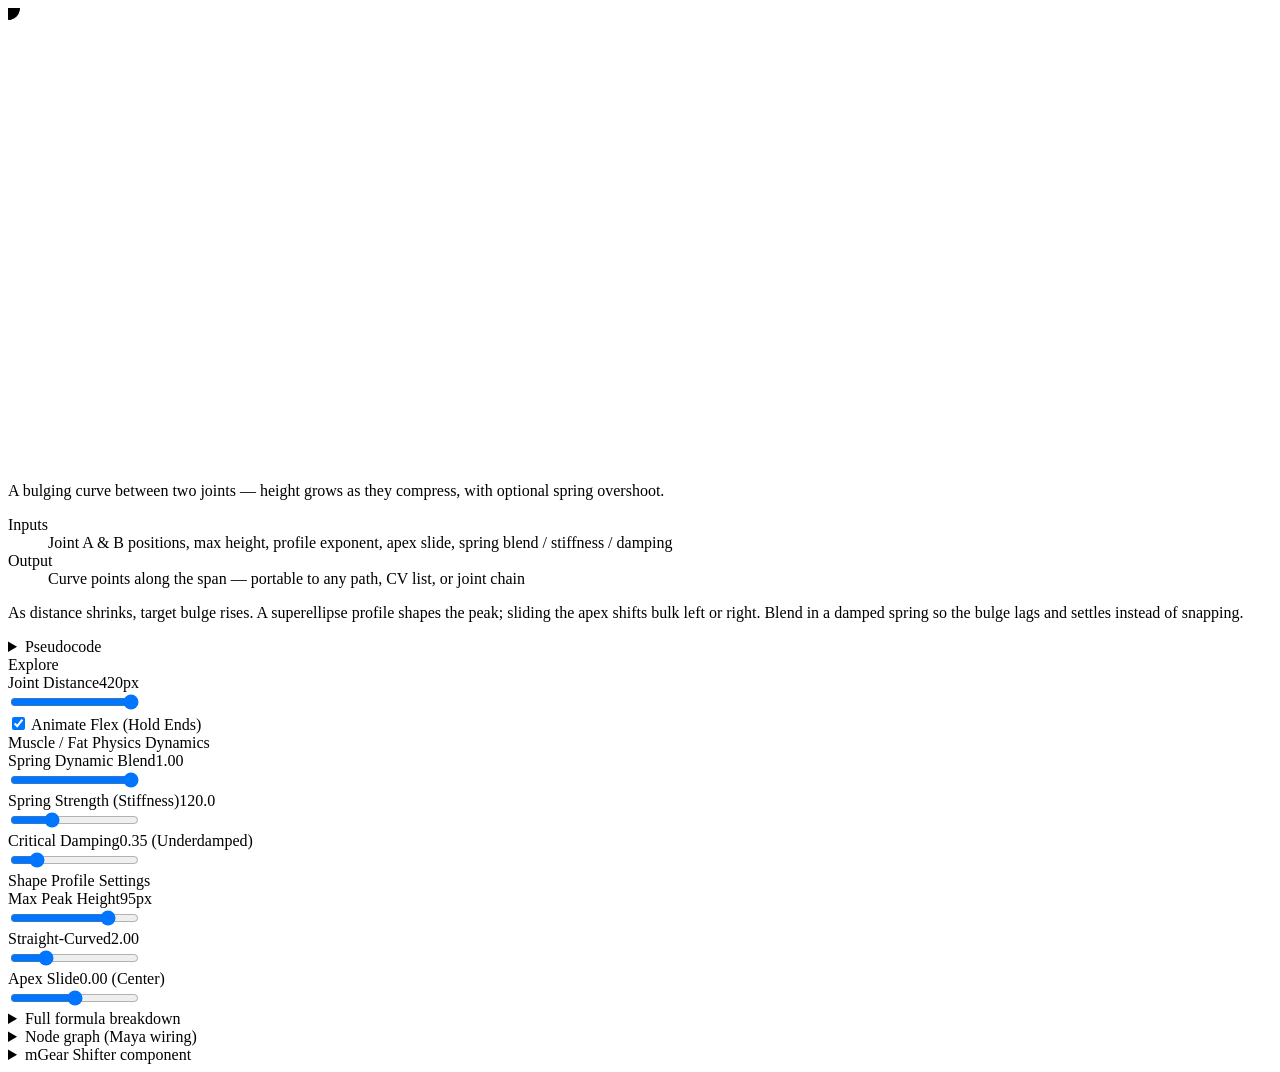
<file: Cards/Muscle_Curve.html>
﻿<!DOCTYPE html>
<html>
<body>
<div class="card-stage-content">
  <svg viewBox="0 0 640 230" id="muscleSvg">
    <line x1="40" y1="185" x2="600" y2="185" stroke="rgba(255,255,255,0.12)" stroke-width="1"/>
    <path id="r0_ghostCurve" fill="none" stroke="rgba(255,255,255,0.14)" stroke-width="1" stroke-dasharray="3 3"/>
    <path id="r0_muscleFill" fill="rgba(255,180,67,0.15)" stroke="none"/>
    <path id="r0_musclePath" fill="none" stroke="var(--muscle-curve)" stroke-width="3"/>
    <line id="r0_boneLine" stroke="var(--bone)" stroke-width="4" stroke-linecap="round"/>
    <circle id="r0_apexDot" r="4" fill="var(--joint)" stroke="var(--bg-panel)" stroke-width="1.5"/>
    <circle id="r0_jointA" r="6" fill="var(--joint)"/>
    <circle id="r0_jointB" r="6" fill="var(--joint)"/>
  </svg>
</div>
<div class="card-controls-content">

  <div class="recipe-card">
    <p class="recipe-one-liner">A bulging curve between two joints — height grows as they compress, with optional spring overshoot.</p>
    <dl class="recipe-io">
      <div class="recipe-io-row"><dt>Inputs</dt><dd>Joint A &amp; B positions, max height, profile exponent, apex slide, spring blend / stiffness / damping</dd></div>
      <div class="recipe-io-row"><dt>Output</dt><dd>Curve points along the span — portable to any path, CV list, or joint chain</dd></div>
    </dl>
    <p class="recipe-intuition">As distance shrinks, target bulge rises. A superellipse profile shapes the peak; sliding the apex shifts bulk left or right. Blend in a damped spring so the bulge lags and settles instead of snapping.</p>
    <details class="formula-box recipe-core">
      <summary>Pseudocode</summary>
      <div class="formula-body mono"><pre>distance = length(jointB - jointA)
compression = (maxDist - distance) / (maxDist - minDist)
h_target = maxHeight * clamp(compression, 0, 1)
h = lerp(h_target, spring_integrate(h_target), springBlend)

for u from -1 to 1:
  u_w = piecewise_slide(u, apexSlide)
  profile = (1 - abs(u_w)^exponent)^(1/exponent)
  point = lerp(jointA, jointB, (u+1)/2) + up * h * profile</pre></div>
    </details>
  </div>

  <div class="axis-title">Explore</div>
  <div class="controls">
    <div class="slider-card">
      <div class="slider-head"><label>Joint Distance</label><span class="slider-val mono" id="r0_distVal">420px</span></div>
      <input type="range" id="r0_dist" min="80" max="420" step="2" value="420" aria-label="Joint distance">
    </div>
    <label class="toggle-row"><input type="checkbox" id="animToggle0" checked aria-label="Animate flex with hold ends"> Animate Flex (Hold Ends)</label>
    
    <div class="axis-title">Muscle / Fat Physics Dynamics</div>
    <div class="slider-card">
      <div class="slider-head"><label>Spring Dynamic Blend</label><span class="slider-val mono" id="r0_springBlendVal">1.00</span></div>
      <input type="range" id="r0_springBlend" min="0.0" max="1.0" step="0.05" value="1.00" aria-label="Spring dynamic blend">
    </div>
    <div class="slider-card">
      <div class="slider-head"><label>Spring Strength (Stiffness)</label><span class="slider-val mono" id="r0_stiffnessVal">120.0</span></div>
      <input type="range" id="r0_stiffness" min="20.0" max="350.0" step="5.0" value="120.0" aria-label="Spring strength stiffness">
    </div>
    <div class="slider-card">
      <div class="slider-head"><label>Critical Damping</label><span class="slider-val mono" id="r0_dampingVal">0.35 (Underdamped)</span></div>
      <input type="range" id="r0_damping" min="0.05" max="1.8" step="0.05" value="0.35" aria-label="Critical damping">
    </div>

    <div class="axis-title">Shape Profile Settings</div>
    <div class="slider-card">
      <div class="slider-head"><label>Max Peak Height</label><span class="slider-val mono" id="r0_hVal">95px</span></div>
      <input type="range" id="r0_maxHeight" min="-80" max="140" step="2" value="95" aria-label="Max peak height">
    </div>
    <div class="slider-card">
      <div class="slider-head"><label>Straight-Curved</label><span class="slider-val mono" id="r0_expVal">2.00</span></div>
      <input type="range" id="r0_exponent" min="1.0" max="5.0" step="0.1" value="2.0" aria-label="Straight-curved exponent">
    </div>
    <div class="slider-card">
      <div class="slider-head"><label>Apex Slide</label><span class="slider-val mono" id="r0_slideVal">0.00 (Center)</span></div>
      <input type="range" id="r0_slide" min="-0.85" max="0.85" step="0.02" value="0.0" aria-label="Apex Slide">
    </div>
  </div>

    <details class="formula-box">
      <summary>Full formula breakdown</summary>
      <div class="formula-body mono">
<pre>1. Harmonic Spring-Mass Oscillator Simulation:
   h_kinematic = max_h * (1 - Distance / Max_Distance)
   a_spring = -Stiffness * (h_current - h_target) - (2 * Damping * sqrt(Stiffness)) * v_current
   v_next = v_current + a_spring * dt
   h_spring = h_current + v_next * dt
   h_final = lerp(h_kinematic, h_spring, Blend)

2. Piecewise Linear Slide & Superellipse Profile:
   if u &lt; apexSlide:
       u_warped = (u - apexSlide) / (1.0 + apexSlide)
   else:
       u_warped = (u - apexSlide) / (1.0 - apexSlide)

   profile = (1 - |u_warped|^n)^(1/n)
   y(u) = base_y - h_final * profile</pre>
      </div>
    </details>

    <details class="formula-box" id="r0_node_details">
      <summary>Node graph (Maya wiring)</summary>
      <div class="formula-body">
        <div class="m-graph-view" id="r0_graph_container">
          <div class="m-canvas" id="r0_node_canvas">
            <svg class="m-svg-layer" id="r0_node_svg"></svg>
            
            <div class="m-node" style="left: 20px; top: 30px;">
              <div class="m-header">JointA</div>
              <div class="m-body">
                <div class="m-row"><span class="m-label">worldPos</span><div class="m-port out vec3" id="r0_p_ja_out"></div></div>
              </div>
            </div>
            <div class="m-node" style="left: 20px; top: 130px;">
              <div class="m-header">JointB</div>
              <div class="m-body">
                <div class="m-row"><span class="m-label">worldPos</span><div class="m-port out vec3" id="r0_p_jb_out"></div></div>
              </div>
            </div>

            <div class="m-node" style="left: 175px; top: 75px;">
              <div class="m-header util">distanceBetween</div>
              <div class="m-body">
                <div class="m-row"><div class="m-port in vec3" id="r0_p_dist_p1"></div><span class="m-label">point1</span></div>
                <div class="m-row"><div class="m-port in vec3" id="r0_p_dist_p2"></div><span class="m-label">point2</span></div>
                <div class="m-row" style="margin-top: 8px;"><span class="m-label" style="text-align:right; width:100%;">distance</span><div class="m-port out float" id="r0_p_dist_out"></div></div>
              </div>
            </div>

            <div class="m-node" style="left: 330px; top: 40px;">
              <div class="m-header physics">springSolver</div>
              <div class="m-body">
                <div class="m-row"><div class="m-port in float" id="r0_p_spring_target"></div><span class="m-label">target</span></div>
                <div class="m-row"><div class="m-port in float" id="r0_p_spring_stiff"></div><span class="m-label">stiffness</span></div>
                <div class="m-row"><div class="m-port in float" id="r0_p_spring_damp"></div><span class="m-label">damping</span></div>
                <div class="m-row" style="margin-top: 8px;"><span class="m-label" style="text-align:right; width:100%;">position</span><div class="m-port out float" id="r0_p_spring_out"></div></div>
              </div>
            </div>

            <div class="m-node" style="left: 330px; top: 150px;">
              <div class="m-header util">lerp</div>
              <div class="m-body">
                <div class="m-row"><div class="m-port in float" id="r0_p_lerp_a"></div><span class="m-label">inputA</span></div>
                <div class="m-row"><div class="m-port in float" id="r0_p_lerp_b"></div><span class="m-label">inputB</span></div>
                <div class="m-row"><div class="m-port in float" id="r0_p_lerp_alpha"></div><span class="m-label">alpha</span></div>
                <div class="m-row" style="margin-top: 8px;"><span class="m-label" style="text-align:right; width:100%;">output</span><div class="m-port out float" id="r0_p_lerp_out"></div></div>
              </div>
            </div>

            <div class="m-node" style="left: 510px; top: 75px;">
              <div class="m-header util">muscleDeformExpr</div>
              <div class="m-body">
                <div class="m-row"><div class="m-port in float" id="r0_p_super_h"></div><span class="m-label">height</span></div>
                <div class="m-row"><div class="m-port in float" id="r0_p_super_exp"></div><span class="m-label">exponent</span></div>
                <div class="m-row"><div class="m-port in float" id="r0_p_super_slide"></div><span class="m-label">apexSlide</span></div>
                <div class="m-row" style="margin-top: 8px;"><span class="m-label" style="text-align:right; width:100%;">outCVs[0:11]</span><div class="m-port out vec3" id="r0_p_super_out"></div></div>
              </div>
            </div>

            <div class="m-node" style="left: 670px; top: 75px;">
              <div class="m-header">MuscleCurve</div>
              <div class="m-body">
                <div class="m-row"><div class="m-port in float" id="r0_p_muscle_in"></div><span class="m-label">cvPoints</span></div>
              </div>
            </div>

          </div>
        </div>
      </div>
    </details>

        <details class="formula-box">
      <summary>mGear Shifter component</summary>
      <div class="formula-body">
        <p class="recipe-intuition"><strong>Planned:</strong> <code class="mono">tween_muscle_curve_01</code> — not in the repo yet. This card is the spec; the Shifter guide will match the pseudocode above.</p>
        <p class="recipe-intuition" style="margin-top:8px;">Install shipped components via <code>components/</code> on <code>MGEAR_SHIFTER_COMPONENT_PATH</code>. See the README.</p>
      </div>
    </details>

  <script>
    (function(){
      // ============================================
      // CONSTANTS
      // ============================================
      const MUSCLE_CONSTANTS = {
        CX: 320, BASE_Y: 185, D_MAX: 420, D_MIN: 80, STEPS: 60,
        ANIMATION_DURATION: 4500, HOLD_FRACTION: 0.28, MAX_DT: 0.033, MIN_DT: 0.001
      };
      const { CX, BASE_Y, D_MAX, D_MIN, STEPS, ANIMATION_DURATION, HOLD_FRACTION, MAX_DT, MIN_DT } = MUSCLE_CONSTANTS;

      // ============================================
      // SPRING STATE
      // ============================================
      const springState = { current: 0, velocity: 0, lastTime: performance.now() };

      // ============================================
      // UTILITY FUNCTIONS
      // ============================================
      const round = (v, n) => Number(v.toFixed(n));
      function evaluateHoldWave(t, periodMs, holdFrac) {
        const phase = (t % periodMs) / periodMs;
        const halfHold = holdFrac / 2;
        if (phase < halfHold) return 0.0;
        if (phase < 0.5 - halfHold) return (1 - Math.cos(((phase - halfHold) / (0.5 - holdFrac)) * Math.PI)) / 2;
        if (phase < 0.5 + halfHold) return 1.0;
        if (phase < 1.0 - halfHold) return (1 + Math.cos(((phase - (0.5 + halfHold)) / (0.5 - holdFrac)) * Math.PI)) / 2;
        return 0.0;
      }
      function getDampingLabel(damping) {
        if (damping < 0.9) return 'Underdamped (Jiggle)';
        if (damping > 1.1) return 'Overdamped (Sluggish)';
        return 'Critically Damped';
      }
      function getSlideLabel(slide) {
        if (slide === 0) return 'Center';
        return slide < 0 ? 'Left' : 'Right';
      }

      // ============================================
      // DOM REFS
      // ============================================
      const dom = {
        dist: document.getElementById('r0_dist'),
        maxHeight: document.getElementById('r0_maxHeight'),
        exponent: document.getElementById('r0_exponent'),
        slide: document.getElementById('r0_slide'),
        springBlend: document.getElementById('r0_springBlend'),
        stiffness: document.getElementById('r0_stiffness'),
        damping: document.getElementById('r0_damping'),
        distVal: document.getElementById('r0_distVal'),
        hVal: document.getElementById('r0_hVal'),
        expVal: document.getElementById('r0_expVal'),
        slideVal: document.getElementById('r0_slideVal'),
        springBlendVal: document.getElementById('r0_springBlendVal'),
        stiffnessVal: document.getElementById('r0_stiffnessVal'),
        dampingVal: document.getElementById('r0_dampingVal'),
        animToggle: document.getElementById('animToggle0'),
        boneLine: document.getElementById('r0_boneLine'),
        jointA: document.getElementById('r0_jointA'),
        jointB: document.getElementById('r0_jointB'),
        musclePath: document.getElementById('r0_musclePath'),
        muscleFill: document.getElementById('r0_muscleFill'),
        apexDot: document.getElementById('r0_apexDot'),
        ghostCurve: document.getElementById('r0_ghostCurve'),
        nodeDetails: document.getElementById('r0_node_details'),
        graphContainer: document.getElementById('r0_graph_container'),
        nodeCanvas: document.getElementById('r0_node_canvas'),
        svgCanvas: document.getElementById('r0_node_svg')
      };

      // ============================================
      // SHARED CARD UTILITIES
      // ============================================
      const nodeGraph = CardCommon.setupNodeGraph({
        detailsEl: dom.nodeDetails,
        containerEl: dom.graphContainer,
        canvasEl: dom.nodeCanvas,
        svgEl: dom.svgCanvas,
        connections: [
          ['r0_p_ja_out', 'r0_p_dist_p1', 'var(--axis-z)'],
          ['r0_p_jb_out', 'r0_p_dist_p2', 'var(--axis-z)'],
          ['r0_p_dist_out', 'r0_p_spring_target', 'var(--axis-y)'],
          ['r0_p_spring_out', 'r0_p_lerp_b', 'var(--axis-y)'],
          ['r0_p_dist_out', 'r0_p_lerp_a', 'var(--axis-y)'],
          ['r0_p_lerp_out', 'r0_p_super_h', 'var(--axis-y)'],
          ['r0_p_super_out', 'r0_p_muscle_in', 'var(--axis-y)']
        ]
      });
      // ============================================
      // MUSCLE UPDATE
      // ============================================
      function updateMuscle(force = false) {
        const { dist, maxHeight, exponent, slide, springBlend, stiffness, damping } = dom;
        if (!dist || !maxHeight || !exponent || !slide || !springBlend || !stiffness || !damping) return;

        const d = parseFloat(dist.value);
        const hMax = parseFloat(maxHeight.value);
        const nExp = parseFloat(exponent.value);
        const sVal = parseFloat(slide.value);
        const springBlendVal = parseFloat(springBlend.value);
        const stiffnessVal = parseFloat(stiffness.value);
        const dampingVal = parseFloat(damping.value);

        // Update displays
        dom.distVal.textContent = `${round(d, 0)}px`;
        dom.hVal.textContent = `${round(hMax, 0)}px`;
        dom.expVal.textContent = round(nExp, 2);
        dom.slideVal.textContent = `${round(sVal, 2)} (${getSlideLabel(sVal)})`;
        dom.springBlendVal.textContent = springBlendVal === 0 ? '0.00 (Kinematic)' : round(springBlendVal, 2);
        dom.stiffnessVal.textContent = round(stiffnessVal, 1);
        dom.dampingVal.textContent = `${round(dampingVal, 2)} (${getDampingLabel(dampingVal)})`;

        // Calculate kinematic target
        const contraction = Math.max(0, D_MAX - d);
        const hKinematic = hMax * (contraction / (D_MAX - D_MIN));

        // Spring physics
        const now = performance.now();
        const dt = Math.min(MAX_DT, Math.max(MIN_DT, (now - springState.lastTime) / 1000.0));
        springState.lastTime = now;

        const cDamp = 2.0 * dampingVal * Math.sqrt(stiffnessVal);
        const forceSpring = -stiffnessVal * (springState.current - hKinematic);
        const forceDamping = -cDamp * springState.velocity;
        
        springState.velocity += (forceSpring + forceDamping) * dt;
        springState.current += springState.velocity * dt;

        // Blend kinematic and spring
        const h = hKinematic * (1.0 - springBlendVal) + springState.current * springBlendVal;

        // Calculate joint positions
        const halfSpan = d / 2;
        const jAx = CX - halfSpan;
        const jBx = CX + halfSpan;

        dom.boneLine.setAttribute('x1', jAx);
        dom.boneLine.setAttribute('y1', BASE_Y);
        dom.boneLine.setAttribute('x2', jBx);
        dom.boneLine.setAttribute('y2', BASE_Y);
        dom.jointA.setAttribute('cx', jAx);
        dom.jointA.setAttribute('cy', BASE_Y);
        dom.jointB.setAttribute('cx', jBx);
        dom.jointB.setAttribute('cy', BASE_Y);

        // Generate curve (Piecewise linear warp for perfect symmetry & height preservation)
        let pathD = '';
        let maxPeakY = BASE_Y;
        let apexX = CX;

        for (let i = 0; i <= STEPS; i++) {
          const u = -1.0 + (i / STEPS) * 2.0;
          
          let uWarped;
          if (u < sVal) {
            uWarped = (u - sVal) / (1.0 + sVal);
          } else {
            uWarped = (u - sVal) / (1.0 - sVal);
          }
          
          const profile = Math.pow(Math.max(0.0, 1.0 - Math.pow(Math.abs(uWarped), nExp)), 1.0 / nExp);
          
          const x = CX + u * halfSpan;
          const y = BASE_Y - (h * profile);

          pathD += (i === 0 ? `M ${x} ${y}` : ` L ${x} ${y}`);
          if (Math.abs(y - BASE_Y) > Math.abs(maxPeakY - BASE_Y)) {
            maxPeakY = y;
            apexX = x;
          }
        }

        dom.musclePath.setAttribute('d', pathD);
        dom.muscleFill.setAttribute('d', `${pathD} L ${jBx} ${BASE_Y} L ${jAx} ${BASE_Y} Z`);
        dom.apexDot.setAttribute('cx', apexX);
        dom.apexDot.setAttribute('cy', maxPeakY);

        // Ghost curve
        let ghostD = '';
        for (let i = 0; i <= STEPS; i++) {
          const gx = CX + (-1.0 + (i / STEPS) * 2.0) * (D_MAX / 2);
          ghostD += (i === 0 ? `M ${gx} ${BASE_Y}` : ` L ${gx} ${BASE_Y}`);
        }
        dom.ghostCurve.setAttribute('d', ghostD);
      }

      // ============================================
      // ANIMATION LOOP
      // ============================================
      let animationId = null;
      let isAnimating = true;

      function tick(timestamp) {
        const { animToggle, dist } = dom;
        if (!animToggle || !dist) return animationId = requestAnimationFrame(tick);
        if (animToggle.checked && isAnimating) {
          const easedWithHolds = evaluateHoldWave(timestamp, ANIMATION_DURATION, HOLD_FRACTION);
          dist.value = (D_MAX - (D_MAX - D_MIN) * easedWithHolds).toFixed(0);
          updateMuscle(false);
        }
        animationId = requestAnimationFrame(tick);
      }

      function stopAnimation() { isAnimating = false; }
      function startAnimation() { isAnimating = true; }

      // ============================================
      // EVENT SETUP
      // ============================================
      function setupEvents() {
        const { dist, maxHeight, exponent, slide, springBlend, stiffness, damping, animToggle } = dom;
        ['dist', 'maxHeight', 'exponent', 'slide', 'springBlend', 'stiffness', 'damping'].forEach(id => {
          const el = document.getElementById(`r0_${id}`);
          if (el) el.addEventListener('input', () => updateMuscle(true), { passive: true });
        });

        if (dist && animToggle) {
          dist.addEventListener('pointerdown', () => { animToggle.checked = false; startAnimation(); }, { passive: true });
        }
        if (animToggle) {
          animToggle.addEventListener('change', function() { this.checked ? startAnimation() : stopAnimation(); }, { passive: true });
        }

        let lastStiffness = parseFloat(stiffness.value);
        let lastDamping = parseFloat(damping.value);

        stiffness.addEventListener('change', function() {
          const newVal = parseFloat(this.value);
          if (Math.abs(newVal - lastStiffness) > 50) { springState.current = 0; springState.velocity = 0; }
          lastStiffness = newVal;
        }, { passive: true });

        damping.addEventListener('change', function() {
          const newVal = parseFloat(this.value);
          if (Math.abs(newVal - lastDamping) > 0.3) { springState.current = 0; springState.velocity = 0; }
          lastDamping = newVal;
        }, { passive: true });

        updateMuscle(true);
      }

      // ============================================
      // INITIALIZATION
      // ============================================
      function init() {
        setupEvents();
        animationId = requestAnimationFrame(tick);
      }

      window.addEventListener('beforeunload', function() {
        if (animationId) cancelAnimationFrame(animationId);
        nodeGraph.disconnect();
      }, { passive: true });

      init();
    })();
  </script>
</div>
</body>
</html>
</file>
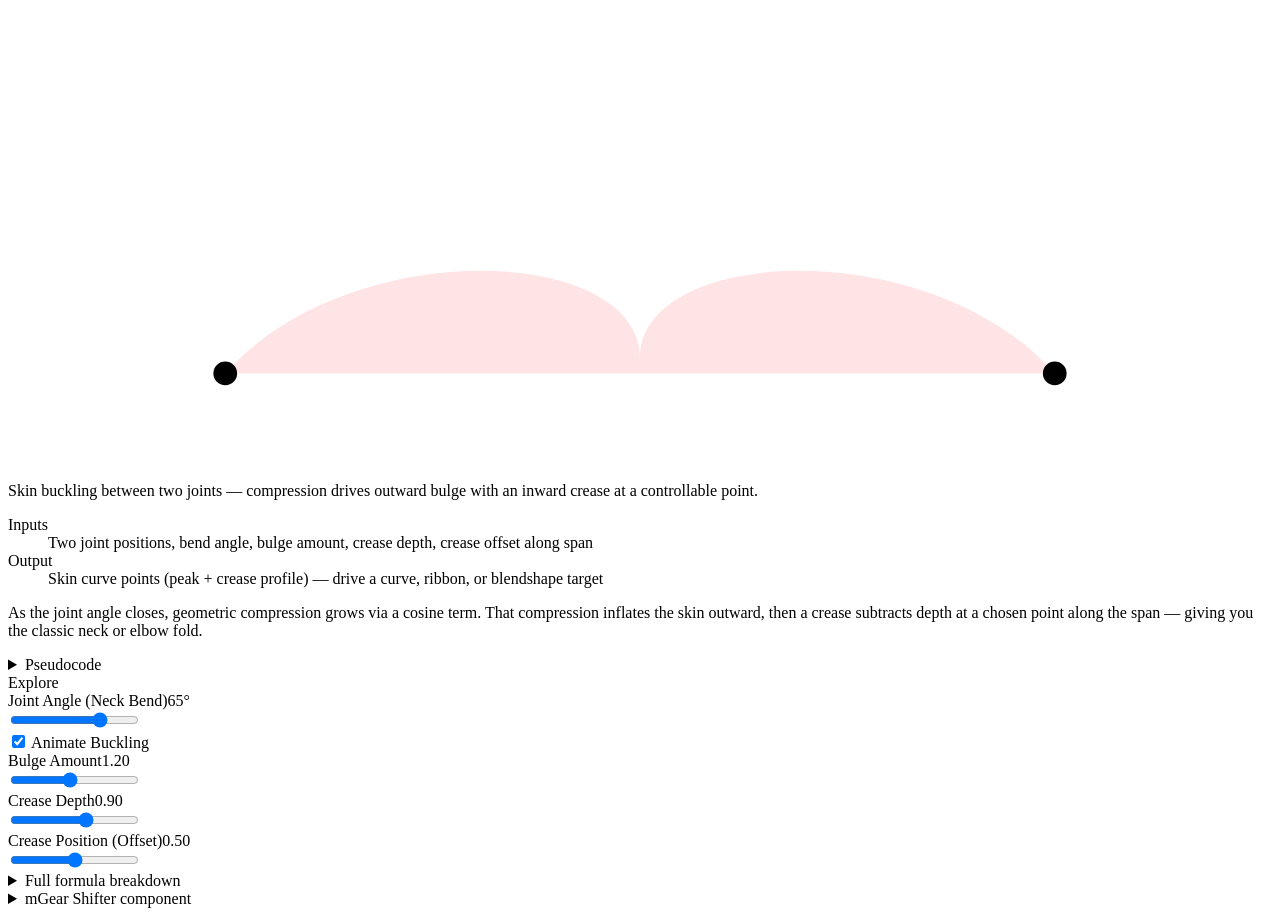
<file: Cards/Skin_Wrinkle.html>
﻿<!DOCTYPE html>
<html>
<body>
<div class="card-stage-content">
  <svg viewBox="0 0 640 230" id="wrinkleSvg">
    <line x1="40" y1="185" x2="600" y2="185" stroke="rgba(255,255,255,0.12)" stroke-width="1"/>
    <path id="r4_neckBackFill" fill="rgba(255, 74, 90, 0.05)" stroke="none"/>
    <line id="r4_neckBone" stroke="var(--bone)" stroke-width="12" stroke-linecap="round" opacity="0.5"/>
    <line id="r4_chordLine" stroke="rgba(255, 255, 255, 0.2)" stroke-width="1" stroke-dasharray="3 3"/>
    <line id="r4_spoke1" stroke="rgba(255, 255, 255, 0.15)" stroke-width="1.5" stroke-dasharray="2 2"/>
    <line id="r4_spoke2" stroke="rgba(255, 255, 255, 0.15)" stroke-width="1.5" stroke-dasharray="2 2"/>
    <line id="r4_j1_axisX" stroke="var(--axis-x)" stroke-width="2" stroke-linecap="round"/>
    <line id="r4_j1_axisY" stroke="var(--axis-y)" stroke-width="2" stroke-linecap="round"/>
    <line id="r4_j2_axisX" stroke="var(--axis-x)" stroke-width="2" stroke-linecap="round"/>
    <line id="r4_j2_axisY" stroke="var(--axis-y)" stroke-width="2" stroke-linecap="round"/>
    <path id="r4_skinFill" fill="rgba(255, 74, 90, 0.15)" stroke="none"/>
    <path id="r4_skinCurve" fill="none" stroke="var(--wrinkle-curve)" stroke-width="3.5" stroke-linecap="round" stroke-linejoin="round"/>
    <circle id="r4_jointLower" r="6" fill="var(--joint)"/>
    <circle id="r4_jointUpper" r="6" fill="var(--joint)"/>
    <circle id="r4_attachA" r="4.5" fill="var(--bg-panel)" stroke="var(--wrinkle-curve)" stroke-width="2"/>
    <circle id="r4_attachB" r="4.5" fill="var(--bg-panel)" stroke="var(--wrinkle-curve)" stroke-width="2"/>
  </svg>
</div>
<div class="card-controls-content">

  <div class="recipe-card">
    <p class="recipe-one-liner">Skin buckling between two joints — compression drives outward bulge with an inward crease at a controllable point.</p>
    <dl class="recipe-io">
      <div class="recipe-io-row"><dt>Inputs</dt><dd>Two joint positions, bend angle, bulge amount, crease depth, crease offset along span</dd></div>
      <div class="recipe-io-row"><dt>Output</dt><dd>Skin curve points (peak + crease profile) — drive a curve, ribbon, or blendshape target</dd></div>
    </dl>
    <p class="recipe-intuition">As the joint angle closes, geometric compression grows via a cosine term. That compression inflates the skin outward, then a crease subtracts depth at a chosen point along the span — giving you the classic neck or elbow fold.</p>
    <details class="formula-box recipe-core">
      <summary>Pseudocode</summary>
      <div class="formula-body mono"><pre>compression = restSpan * (1 - cos(angle / 2))
bulge = compression * bulgeAmount
crease = bulge * creaseDepth
peak = lerp(attachA, attachB, creaseOffset)
height = bulge - crease * crease_profile(u)
skin_curve = sample_along_span(height)</pre></div>
    </details>
  </div>

  <div class="axis-title">Explore</div>
  <div class="controls">
    <div class="slider-card">
      <div class="slider-head"><label>Joint Angle (Neck Bend)</label><span class="slider-val mono" id="r4_angleVal">60&deg;</span></div>
      <input type="range" id="r4_angle" min="0" max="90" step="1" value="60" aria-label="Joint angle neck bend">
    </div>
    <label class="toggle-row"><input type="checkbox" id="animToggle4" checked aria-label="Animate buckling"> Animate Buckling</label>
    <div class="slider-card">
      <div class="slider-head"><label>Bulge Amount</label><span class="slider-val mono" id="r4_bulgeVal">1.20</span></div>
      <input type="range" id="r4_bulgeAmount" min="0.1" max="2.5" step="0.05" value="1.20" aria-label="Bulge amount">
    </div>
    <div class="slider-card">
      <div class="slider-head"><label>Crease Depth</label><span class="slider-val mono" id="r4_depthVal">0.90</span></div>
      <input type="range" id="r4_creaseDepth" min="0.0" max="1.5" step="0.05" value="0.90" aria-label="Crease depth">
    </div>
    <div class="slider-card">
      <div class="slider-head"><label>Crease Position (Offset)</label><span class="slider-val mono" id="r4_offsetVal">0.50</span></div>
      <input type="range" id="r4_creaseOffset" min="0.2" max="0.8" step="0.02" value="0.50" aria-label="Crease position offset">
    </div>
  </div>

    <details class="formula-box">
      <summary>Full formula breakdown</summary>
      <div class="formula-body mono">
<pre>1. Horizontal Alignment Drivers:
   J1 (left), J2 (right) along horizontal bone axis.
   Skin Rings (A1, A2) rotate on spokes around J1, J2.
   
2. Deformation Math:
   compression = restSpan * (1 - cos(angle/2))
   bulge = compression * bulgeAmount
   crease = bulge * creaseDepth
   peakX = A1.x + tx * (Lc * offset)
   peakY = C_base.y + ny * (bulge - crease)</pre>
      </div>
    </details>

        <details class="formula-box">
      <summary>mGear Shifter component</summary>
      <div class="formula-body">
        <p class="recipe-intuition"><strong>Planned:</strong> <code class="mono">tween_skin_wrinkle_01</code> — not in the repo yet. This card is the spec; the Shifter guide will match the pseudocode above.</p>
        <p class="recipe-intuition" style="margin-top:8px;">Install shipped components via <code>components/</code> on <code>MGEAR_SHIFTER_COMPONENT_PATH</code>. See the README.</p>
      </div>
    </details>
<script>
    (function(){
      // ============================================
      // CONSTANTS
      // ============================================
      const NECK_CONSTANTS = {
        CX_CENTER: 320,
        BASE_Y: 185,
        REST_SPAN: 420,
        AXIS_LEN: 44,
        ANIMATION_DURATION: 7000,
        MIN_ANGLE: 0,
        MAX_ANGLE: 90
      };

      const { CX_CENTER, BASE_Y, REST_SPAN, AXIS_LEN, ANIMATION_DURATION, MIN_ANGLE, MAX_ANGLE } = NECK_CONSTANTS;

      // ============================================
      // UTILITY FUNCTIONS
      // ============================================
      const round = (v, n) => Number(v.toFixed(n));
      
      const getPoint = (x, y) => ({ x, y });
      
      const setLine = (id, x1, y1, x2, y2) => {
        const el = document.getElementById(id);
        if (el) {
          el.setAttribute('x1', x1);
          el.setAttribute('y1', y1);
          el.setAttribute('x2', x2);
          el.setAttribute('y2', y2);
        }
      };

      const setCircle = (id, x, y) => {
        const el = document.getElementById(id);
        if (el) {
          el.setAttribute('cx', x);
          el.setAttribute('cy', y);
        }
      };

      // ============================================
      // DOM REFS
      // ============================================
      const dom = {
        angle: document.getElementById('r4_angle'),
        bulge: document.getElementById('r4_bulgeAmount'),
        depth: document.getElementById('r4_creaseDepth'),
        offset: document.getElementById('r4_creaseOffset'),
        angleVal: document.getElementById('r4_angleVal'),
        bulgeVal: document.getElementById('r4_bulgeVal'),
        depthVal: document.getElementById('r4_depthVal'),
        offsetVal: document.getElementById('r4_offsetVal'),
        animToggle: document.getElementById('animToggle4'),
        skinCurve: document.getElementById('r4_skinCurve'),
        skinFill: document.getElementById('r4_skinFill'),
        neckBone: document.getElementById('r4_neckBone'),
        chordLine: document.getElementById('r4_chordLine'),
        spoke1: document.getElementById('r4_spoke1'),
        spoke2: document.getElementById('r4_spoke2'),
        j1AxisX: document.getElementById('r4_j1_axisX'),
        j1AxisY: document.getElementById('r4_j1_axisY'),
        j2AxisX: document.getElementById('r4_j2_axisX'),
        j2AxisY: document.getElementById('r4_j2_axisY'),
        jointLower: document.getElementById('r4_jointLower'),
        jointUpper: document.getElementById('r4_jointUpper'),
        attachA: document.getElementById('r4_attachA'),
        attachB: document.getElementById('r4_attachB'),
      };

      // ============================================
      // UPDATE FUNCTION
      // ============================================
      function updateNeck(force = false) {
        const { angle, bulge, depth, offset } = dom;
        if (!angle || !bulge || !depth || !offset) return;

        const bendDeg = parseFloat(angle.value);
        const bulgeBase = parseFloat(bulge.value);
        const creaseDepth = parseFloat(depth.value);
        const creaseOffset = parseFloat(offset.value);

        // Update value displays
        dom.angleVal.textContent = `${bendDeg}°`;
        dom.bulgeVal.textContent = bulgeBase.toFixed(2);
        dom.depthVal.textContent = creaseDepth.toFixed(2);
        dom.offsetVal.textContent = creaseOffset.toFixed(2);

        // Calculate joint positions
        const J1 = getPoint(CX_CENTER - REST_SPAN / 2, BASE_Y);
        const J2 = getPoint(CX_CENTER + REST_SPAN / 2, BASE_Y);
        const A1 = getPoint(J1.x, J1.y);
        const A2 = getPoint(J2.x, J2.y);

        // Calculate rotations
        const rot1 = bendDeg * Math.PI / 180;
        const rot2 = Math.PI - bendDeg * Math.PI / 180;

        // Draw axis lines
        setLine('r4_j1_axisX', J1.x, J1.y, J1.x + Math.cos(rot1) * AXIS_LEN, J1.y + Math.sin(rot1) * AXIS_LEN);
        setLine('r4_j1_axisY', J1.x, J1.y, J1.x + Math.sin(rot1) * AXIS_LEN, J1.y - Math.cos(rot1) * AXIS_LEN);
        setLine('r4_j2_axisX', J2.x, J2.y, J2.x + Math.cos(rot2) * AXIS_LEN, J2.y + Math.sin(rot2) * AXIS_LEN);
        setLine('r4_j2_axisY', J2.x, J2.y, J2.x - Math.sin(rot2) * AXIS_LEN, J2.y + Math.cos(rot2) * AXIS_LEN);

        // Calculate deformation
        const chordX = A2.x - A1.x;
        const chordY = A2.y - A1.y;
        const Lc = Math.hypot(chordX, chordY);
        const bendRadians = bendDeg * Math.PI / 180;
        const compression = REST_SPAN * (1 - Math.cos(bendRadians / 2));
        const B = compression * bulgeBase;
        const D = B * creaseDepth;

        const tx = chordX / Lc;
        const ty = chordY / Lc;
        const nx = ty;
        const ny = -tx;

        const L1_len = Lc * creaseOffset;
        const L2_len = Lc * (1 - creaseOffset);

        const C_base = getPoint(A1.x + tx * L1_len, A1.y + ty * L1_len);
        const Pc = getPoint(C_base.x + nx * (B - D), C_base.y + ny * (B - D));

        // Control points for bezier curve
        const CP1 = getPoint(
          A1.x + nx * (B * 0.9) + tx * (L1_len * 0.3),
          A1.y + ny * (B * 0.9) + ty * (L1_len * 0.3)
        );
        const CP2 = getPoint(
          Pc.x + nx * (D * 0.8),
          Pc.y + ny * (D * 0.8)
        );
        const CP3 = getPoint(
          Pc.x + nx * (D * 0.8),
          Pc.y + ny * (D * 0.8)
        );
        const CP4 = getPoint(
          A2.x + nx * (B * 0.9) - tx * (L2_len * 0.3),
          A2.y + ny * (B * 0.9) - ty * (L2_len * 0.3)
        );

        // Update bezier curves
        const pathData = `M ${A1.x} ${A1.y} C ${CP1.x} ${CP1.y}, ${CP2.x} ${CP2.y}, ${Pc.x} ${Pc.y} C ${CP3.x} ${CP3.y}, ${CP4.x} ${CP4.y}, ${A2.x} ${A2.y}`;
        const fillData = `${pathData} L ${J2.x} ${J2.y} L ${J1.x} ${J1.y} Z`;

        dom.skinCurve.setAttribute('d', pathData);
        dom.skinFill.setAttribute('d', fillData);

        // Update support elements
        setLine('r4_neckBone', J1.x, J1.y, J2.x, J2.y);
        setLine('r4_chordLine', A1.x, A1.y, A2.x, A2.y);
        setLine('r4_spoke1', J1.x, J1.y, A1.x, A1.y);
        setLine('r4_spoke2', J2.x, J2.y, A2.x, A2.y);
        setCircle('r4_jointLower', J1.x, J1.y);
        setCircle('r4_jointUpper', J2.x, J2.y);
        setCircle('r4_attachA', A1.x, A1.y);
        setCircle('r4_attachB', A2.x, A2.y);
      }

      // ============================================
      // ANIMATION LOOP
      // ============================================
      let animationId = null;
      let isAnimating = true;

      function tick(timestamp) {
        const { animToggle, angle } = dom;
        if (!animToggle || !angle) {
          animationId = requestAnimationFrame(tick);
          return;
        }

        if (animToggle.checked && isAnimating) {
          const phase = (timestamp % ANIMATION_DURATION) / ANIMATION_DURATION;
          const eased = (1 - Math.cos(phase * 2 * Math.PI)) / 2;
          angle.value = (MAX_ANGLE - MAX_ANGLE * eased).toFixed(0);
          updateNeck(false);
        }

        animationId = requestAnimationFrame(tick);
      }

      function stopAnimation() {
        isAnimating = false;
      }

      function startAnimation() {
        isAnimating = true;
      }

      // ============================================
      // EVENT SETUP
      // ============================================
      function setupEvents() {
        const { angle, bulge, depth, offset, animToggle } = dom;

        ['angle', 'bulgeAmount', 'creaseDepth', 'creaseOffset'].forEach(id => {
          const el = document.getElementById(`r4_${id}`);
          if (el) {
            el.addEventListener('input', () => updateNeck(true), { passive: true });
          }
        });

        if (angle && animToggle) {
          angle.addEventListener('pointerdown', () => {
            animToggle.checked = false;
            startAnimation();
          }, { passive: true });
        }

        if (animToggle) {
          animToggle.addEventListener('change', function() {
            if (this.checked) {
              startAnimation();
            } else {
              stopAnimation();
            }
          }, { passive: true });
        }

        // Initial update
        updateNeck(true);
      }

      // ============================================
      // INITIALIZATION
      // ============================================
      function init() {
        setupEvents();
        animationId = requestAnimationFrame(tick);
      }

      // Cleanup
      window.addEventListener('beforeunload', function() {
        if (animationId) {
          cancelAnimationFrame(animationId);
        }
      }, { passive: true });

      init();

    })();
  </script>
</div>
</body>
</html>
</file>
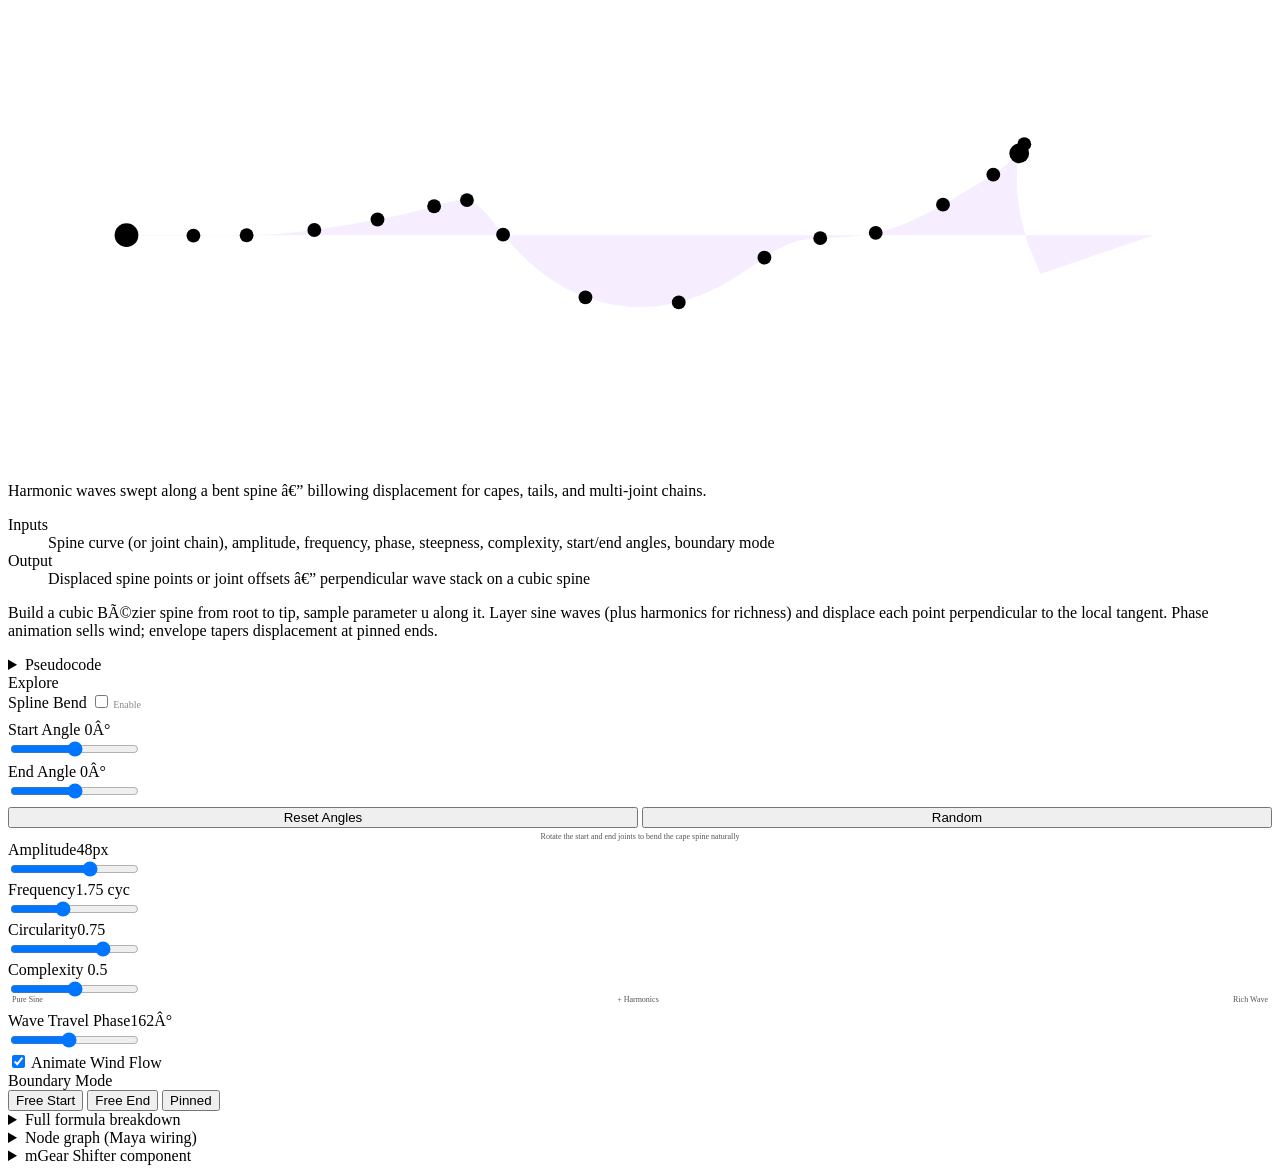
<file: Cards/Wave_Billow.html>
﻿<!DOCTYPE html>
<html>
<body>
<div class="card-stage-content">
  <svg viewBox="0 0 640 230" id="capeSvg">
    <!-- Spline Curve Visualization -->
    <g id="splineGroup" style="display:none;">
      <path id="splinePath" fill="none" stroke="rgba(255,255,255,0.15)" stroke-width="2" stroke-dasharray="4 4"/>
      <path id="splineHandles" fill="none" stroke="rgba(255,255,255,0.08)" stroke-width="1"/>
      <circle id="cp0" cx="60" cy="115" r="8" fill="var(--joint)" stroke="var(--bg-panel)" stroke-width="2"/>
      <circle id="cp1" cx="180" cy="60" r="6" fill="var(--axis-y)" stroke="var(--bg-panel)" stroke-width="2" style="pointer-events:none;"/>
      <circle id="cp2" cx="420" cy="170" r="6" fill="var(--axis-y)" stroke="var(--bg-panel)" stroke-width="2" style="pointer-events:none;"/>
      <circle id="cp3" cx="580" cy="115" r="8" fill="var(--joint)" stroke="var(--bg-panel)" stroke-width="2"/>
    </g>

    <!-- Envelope Ellipses -->
    <g id="r3_envelopeEllipses" opacity="0.6"></g>
    
    <!-- Cape Path -->
    <path id="r3_capeFill" fill="rgba(181,108,255,0.12)" stroke="none"/>
    <path id="r3_capePath" fill="none" stroke="var(--cape-curve)" stroke-width="3"/>
    
    <!-- Cape Joints -->
    <g id="r3_capeJoints"></g>

    <!-- Fixed Joints -->
    <circle id="r3_rootJoint" cx="60" cy="115" r="6" fill="var(--joint)"/>
    <circle id="r3_endJoint" cx="580" cy="115" r="6" fill="var(--joint)" opacity="0"/>
  </svg>
</div>

<div class="card-controls-content">

  <div class="recipe-card">
    <p class="recipe-one-liner">Harmonic waves swept along a bent spine â€” billowing displacement for capes, tails, and multi-joint chains.</p>
    <dl class="recipe-io">
      <div class="recipe-io-row"><dt>Inputs</dt><dd>Spine curve (or joint chain), amplitude, frequency, phase, steepness, complexity, start/end angles, boundary mode</dd></div>
      <div class="recipe-io-row"><dt>Output</dt><dd>Displaced spine points or joint offsets â€” perpendicular wave stack on a cubic spine</dd></div>
    </dl>
    <p class="recipe-intuition">Build a cubic BÃ©zier spine from root to tip, sample parameter u along it. Layer sine waves (plus harmonics for richness) and displace each point perpendicular to the local tangent. Phase animation sells wind; envelope tapers displacement at pinned ends.</p>
    <details class="formula-box recipe-core">
      <summary>Pseudocode</summary>
      <div class="formula-body mono"><pre>spine = cubic_bezier(P0, P1, P2, P3)
for each u along spine:
  base = evaluate(spine, u)
  tangent = normalize(derivative(spine, u))
  normal = perpendicular(tangent)
  theta = 2*pi*freq*u - phase
  disp = amplitude * envelope(u) * normal
  disp += harmonic_stack(theta, complexity)
  point = base + disp</pre></div>
    </details>
  </div>

  <div class="axis-title">Explore</div>
  <div class="controls">
    <!-- Spline Controls -->
    <div class="slider-card">
      <div class="slider-head">
        <label>Spline Bend</label>
        <label style="margin-left:auto; font-size:10px; color:#888;">
          <input type="checkbox" id="splineToggle"> Enable
        </label>
      </div>
      <div class="slider-card" style="padding-top:4px; border-top:1px solid rgba(255,255,255,0.05); margin-top:4px;">
        <div class="slider-head">
          <label>Start Angle</label>
          <span class="slider-val mono" id="startAngleVal">0Â°</span>
        </div>
        <input type="range" id="startAngle" min="-60" max="60" step="1" value="0">
      </div>
      <div class="slider-card" style="padding-top:2px;">
        <div class="slider-head">
          <label>End Angle</label>
          <span class="slider-val mono" id="endAngleVal">0Â°</span>
        </div>
        <input type="range" id="endAngle" min="-60" max="60" step="1" value="0">
      </div>
      <div style="display:flex; gap:4px; margin-top:4px;">
        <button class="segmented-btn" id="resetSplineBtn" style="flex:1;">Reset Angles</button>
        <button class="segmented-btn" id="randomSplineBtn" style="flex:1;">Random</button>
      </div>
      <div style="font-size:8px; color:#555; margin-top:4px; text-align:center;">
        Rotate the start and end joints to bend the cape spine naturally
      </div>
    </div>

    <!-- Main Wave Controls -->
    <div class="slider-card">
      <div class="slider-head"><label>Amplitude</label><span class="slider-val mono" id="r3_ampVal">48px</span></div>
      <input type="range" id="r3_amp" min="0" max="75" step="1" value="48">
    </div>
    <div class="slider-card">
      <div class="slider-head"><label>Frequency</label><span class="slider-val mono" id="r3_freqVal">1.75 cyc</span></div>
      <input type="range" id="r3_freq" min="0.25" max="4.0" step="0.25" value="1.75">
    </div>
    <div class="slider-card">
      <div class="slider-head"><label>Circularity</label><span class="slider-val mono" id="r3_steepnessVal">0.75</span></div>
      <input type="range" id="r3_steepness" min="0.0" max="1.0" step="0.05" value="0.75">
    </div>
    
    <!-- Complexity Slider -->
    <div class="slider-card">
      <div class="slider-head">
        <label>Complexity</label>
        <span class="slider-val mono" id="r3_complexityVal">0.00</span>
      </div>
      <input type="range" id="r3_complexity" min="0" max="1.0" step="0.02" value="0.5">
    </div>
    <div style="display:flex; justify-content:space-between; padding:0 4px; font-size:8px; color:#555; margin-top:-6px; margin-bottom:8px;">
      <span>Pure Sine</span>
      <span>+ Harmonics</span>
      <span>Rich Wave</span>
    </div>

    <!-- Global Controls -->
    <div class="slider-card">
      <div class="slider-head"><label>Wave Travel Phase</label><span class="slider-val mono" id="r3_phaseVal">0.0&deg;</span></div>
      <input type="range" id="r3_phase" min="0" max="360" step="1" value="0">
    </div>
    <label class="toggle-row"><input type="checkbox" id="animToggle3" checked> Animate Wind Flow</label>
    
    <div class="slider-card">
      <div class="slider-head"><label>Boundary Mode</label></div>
      <div class="segmented-group" id="r3_boundaryGroup">
        <button class="segmented-btn" data-mode="freestart">Free Start</button>
        <button class="segmented-btn active" data-mode="freeend">Free End</button>
        <button class="segmented-btn" data-mode="pinned">Pinned</button>
      </div>
      <input type="hidden" id="r3_boundaryMode" value="freeend">
    </div>
  </div>

    <details class="formula-box">
      <summary>Full formula breakdown</summary>
      <div class="formula-body mono">
<pre>Harmonic Wave Billow â€” Dynamic Phase Sweep + Spline Bend

Main Wave (Base Layer):
  dx = -steepness * amp * envelope * sin(Î¸)
  dy = -amp * envelope * cos(Î¸)
  Î¸ = 2Ï€f Â· uL - Ï†

Harmonics (added by Complexity):
  h1: 2Ã— freq, 0.5Ã— amp,  phase = baseOffset Ã— 0.5
  h2: 3Ã— freq, 0.33Ã— amp, phase = baseOffset Ã— 0.8
  h3: 4Ã— freq, 0.25Ã— amp, phase = baseOffset Ã— 1.2

  Where baseOffset = complexity Ã— 2Ï€

SPLINE BEND (Simplified):
  â€¢ The cape spine is defined by a cubic BÃ©zier curve.
  â€¢ The Start Angle controls the direction leaving the shoulder.
  â€¢ The End Angle controls the direction arriving at the tip.
  â€¢ The handles are automatically positioned for a natural bend.
  â€¢ Wave displacement is applied perpendicular to the spine.
</pre>
      </div>
    </details>

    <details class="formula-box" id="r3_node_details">
      <summary>Node graph (Maya wiring)</summary>
      <div class="formula-body">
        <div class="m-graph-view m-graph-view--tall" id="r3_graph_container">
          <div class="m-canvas" id="r3_node_canvas">
            <svg class="m-svg-layer" id="r3_node_svg"></svg>
            <div class="m-node" style="left: 10px; top: 10px;">
              <div class="m-header input">Main Wave</div>
              <div class="m-body">
                <div class="m-row"><span class="m-label">amp</span><div class="m-port out float" id="r3_p_amp"></div></div>
                <div class="m-row"><span class="m-label">freq</span><div class="m-port out float" id="r3_p_freq"></div></div>
                <div class="m-row"><span class="m-label">circ</span><div class="m-port out float" id="r3_p_steep"></div></div>
              </div>
            </div>
            <div class="m-node" style="left: 10px; top: 160px;">
              <div class="m-header input">Complexity</div>
              <div class="m-body">
                <div class="m-row"><span class="m-label">amount</span><div class="m-port out float" id="r3_p_complex"></div></div>
              </div>
            </div>
            <div class="m-node" style="left: 200px; top: 85px;">
              <div class="m-header wave">harmonics</div>
              <div class="m-body">
                <div class="m-row"><div class="m-port in float" id="r3_p_h1_in"></div><span class="m-label">main</span></div>
                <div class="m-row"><div class="m-port in float" id="r3_p_h2_in"></div><span class="m-label">h2</span></div>
                <div class="m-row"><div class="m-port in float" id="r3_p_h3_in"></div><span class="m-label">h3</span></div>
                <div class="m-row"><div class="m-port in float" id="r3_p_h4_in"></div><span class="m-label">h4</span></div>
                <div class="m-row" style="margin-top:4px;border-top:1px solid rgba(255,255,255,0.05);">
                  <span class="m-label">combined</span>
                  <div class="m-port out wave" id="r3_p_comb_out"></div>
                </div>
              </div>
            </div>
            <div class="m-node" style="left: 430px; top: 85px;">
              <div class="m-header boundary">envelope</div>
              <div class="m-body">
                <div class="m-row"><div class="m-port in wave" id="r3_p_env_wave"></div><span class="m-label">wave</span></div>
                <div class="m-row"><div class="m-port in float" id="r3_p_env_mode"></div><span class="m-label">mode</span></div>
                <div class="m-row" style="margin-top:4px;border-top:1px solid rgba(255,255,255,0.05);">
                  <span class="m-label">position</span>
                  <div class="m-port out wave" id="r3_p_env_out"></div>
                </div>
              </div>
            </div>
            <div class="m-node" style="left: 620px; top: 85px;">
              <div class="m-header output">Cape</div>
              <div class="m-body">
                <div class="m-row"><div class="m-port in wave" id="r3_p_cape_in"></div><span class="m-label">points</span></div>
              </div>
            </div>
          </div>
        </div>
      </div>
    </details>

        <details class="formula-box">
      <summary>mGear Shifter component</summary>
      <div class="formula-body">
        <p class="recipe-intuition"><strong>Available:</strong> <code class="mono">tween_wave_billow_01</code> in the Shifter Guide Manager. Place <em>root</em> at the anchor, <em>tip</em> at the loose end, aim the <em>blade</em> flag along the axis the wave should swing on, then build from the <code>guide</code> root. Turning the two controls bends the bezier spine, which is how the Start / End Angle sliders above show up in the rig.</p>
        <p class="recipe-intuition" style="margin-top:8px;">Install: add this repo's <code>components/</code> folder to <code>MGEAR_SHIFTER_COMPONENT_PATH</code>, or run <code>register.register()</code> from Maya (see README). Anim attrs on the rig UI host: <code>waveBillow_amplitude</code>, <code>waveBillow_frequency</code>, <code>waveBillow_phase</code>, <code>waveBillow_circularity</code>, <code>waveBillow_complexity</code>, <code>waveBillow_wave_twist</code>. Amplitude starts at zero so the rig binds on the guide pose. Phase is geared for animating: a whole cycle of travel is 36 units, not the card's 360 degrees. Only joint count, Pin Mode and the bezier handle ratio are guide settings.</p>
      </div>
    </details>
<script>
    (function(){
      // Constants
      const ORIGIN_X = 60, ORIGIN_Y = 115, CAPE_LENGTH = 520, STEPS = 80;
      const ANIMATION_SPEED = 0.12, NUM_JOINTS = 16;

      const round = (v, n) => Number(v.toFixed(n));

      // Spline Control Points (P0 and P3 are fixed, P1 and P2 are computed)
      const P0 = { x: 60, y: 115 };
      const P3 = { x: 580, y: 115 };

      // Bezier evaluation
      function bezierPos(u, p0, p1, p2, p3) {
        const t = u;
        const mt = 1 - t;
        const x = mt*mt*mt*p0.x + 3*mt*mt*t*p1.x + 3*mt*t*t*p2.x + t*t*t*p3.x;
        const y = mt*mt*mt*p0.y + 3*mt*mt*t*p1.y + 3*mt*t*t*p2.y + t*t*t*p3.y;
        return { x, y };
      }

      function bezierTangent(u, p0, p1, p2, p3) {
        const t = u;
        const mt = 1 - t;
        const x = 3*mt*mt*(p1.x - p0.x) + 6*mt*t*(p2.x - p1.x) + 3*t*t*(p3.x - p2.x);
        const y = 3*mt*mt*(p1.y - p0.y) + 6*mt*t*(p2.y - p1.y) + 3*t*t*(p3.y - p2.y);
        const len = Math.hypot(x, y) || 0.001;
        return { x: x / len, y: y / len };
      }

      function getAmplitudeEnvelope(u, mode) {
        switch(mode) {
          case 'freestart': 
            return Math.max(0.02, 1 - u);
          case 'pinned': 
            return 4 * u * (1 - u);
          default: 
            return u;
        }
      }

      // DOM refs
      const dom = {
        amp: document.getElementById('r3_amp'),
        freq: document.getElementById('r3_freq'),
        steepness: document.getElementById('r3_steepness'),
        complexity: document.getElementById('r3_complexity'),
        phase: document.getElementById('r3_phase'),
        boundaryMode: document.getElementById('r3_boundaryMode'),
        startAngle: document.getElementById('startAngle'),
        endAngle: document.getElementById('endAngle'),
        startAngleVal: document.getElementById('startAngleVal'),
        endAngleVal: document.getElementById('endAngleVal'),
        ampVal: document.getElementById('r3_ampVal'),
        freqVal: document.getElementById('r3_freqVal'),
        steepnessVal: document.getElementById('r3_steepnessVal'),
        complexityVal: document.getElementById('r3_complexityVal'),
        phaseVal: document.getElementById('r3_phaseVal'),
        animToggle: document.getElementById('animToggle3'),
        capePath: document.getElementById('r3_capePath'),
        capeFill: document.getElementById('r3_capeFill'),
        capeJoints: document.getElementById('r3_capeJoints'),
        envelopeEllipses: document.getElementById('r3_envelopeEllipses'),
        endJoint: document.getElementById('r3_endJoint'),
        splineGroup: document.getElementById('splineGroup'),
        splinePath: document.getElementById('splinePath'),
        splineHandles: document.getElementById('splineHandles'),
        splineToggle: document.getElementById('splineToggle'),
        cp0: document.getElementById('cp0'),
        cp1: document.getElementById('cp1'),
        cp2: document.getElementById('cp2'),
        cp3: document.getElementById('cp3'),
      };

      function getComputedSplinePoints() {
        const startAngleDeg = parseFloat(dom.startAngle.value) || 0;
        const endAngleDeg = parseFloat(dom.endAngle.value) || 0;
        
        const startAngleRad = startAngleDeg * Math.PI / 180;
        const endAngleRad = endAngleDeg * Math.PI / 180;
        
        const dist = Math.hypot(P3.x - P0.x, P3.y - P0.y);
        const handleLen = dist / 3.5; // Slightly shorter handles for a tighter bend
        
        const P1 = {
          x: P0.x + handleLen * Math.cos(startAngleRad),
          y: P0.y + handleLen * Math.sin(startAngleRad)
        };
        const P2 = {
          x: P3.x - handleLen * Math.cos(endAngleRad),
          y: P3.y - handleLen * Math.sin(endAngleRad)
        };
        
        return { P0, P1, P2, P3 };
      }

      function updateSplineVisuals() {
        const pts = getComputedSplinePoints();
        // Update handle lines
        dom.splineHandles.setAttribute('d', 
          `M ${pts.P0.x} ${pts.P0.y} L ${pts.P1.x} ${pts.P1.y} M ${pts.P2.x} ${pts.P2.y} L ${pts.P3.x} ${pts.P3.y}`
        );
        // Update curve
        let d = '';
        for (let i = 0; i <= 100; i++) {
          const u = i / 100;
          const p = bezierPos(u, pts.P0, pts.P1, pts.P2, pts.P3);
          d += (i === 0) ? `M ${p.x} ${p.y}` : ` L ${p.x} ${p.y}`;
        }
        dom.splinePath.setAttribute('d', d);
        // Update circles
        dom.cp0.setAttribute('cx', pts.P0.x); dom.cp0.setAttribute('cy', pts.P0.y);
        dom.cp1.setAttribute('cx', pts.P1.x); dom.cp1.setAttribute('cy', pts.P1.y);
        dom.cp2.setAttribute('cx', pts.P2.x); dom.cp2.setAttribute('cy', pts.P2.y);
        dom.cp3.setAttribute('cx', pts.P3.x); dom.cp3.setAttribute('cy', pts.P3.y);
        
        // Update angle displays
        dom.startAngleVal.textContent = `${Math.round(parseFloat(dom.startAngle.value) || 0)}Â°`;
        dom.endAngleVal.textContent = `${Math.round(parseFloat(dom.endAngle.value) || 0)}Â°`;
      }

      function resetSpline() {
        dom.startAngle.value = 0;
        dom.endAngle.value = 0;
        updateSplineVisuals();
        updateCape();
      }

      function randomSpline() {
        const rand = (min, max) => Math.round(Math.random() * (max - min) + min);
        dom.startAngle.value = rand(-45, 45);
        dom.endAngle.value = rand(-45, 45);
        updateSplineVisuals();
        updateCape();
      }

      // Update function
      function updateCape() {
        const amp = parseFloat(dom.amp.value);
        const freq = parseFloat(dom.freq.value);
        const steepness = parseFloat(dom.steepness.value);
        const complexity = parseFloat(dom.complexity.value);
        const phaseDeg = parseFloat(dom.phase.value);
        const mode = dom.boundaryMode.value;
        const splineEnabled = dom.splineToggle.checked;

        // Update displays
        dom.ampVal.textContent = `${round(amp, 0)}px`;
        dom.freqVal.textContent = `${round(freq, 2)} cyc`;
        dom.steepnessVal.textContent = `${round(steepness, 2)}`;
        dom.complexityVal.textContent = `${round(complexity, 2)}`;
        dom.phaseVal.textContent = `${round(phaseDeg, 0)}Â°`;
        dom.endJoint.setAttribute('opacity', mode === 'pinned' ? '1' : '0');

        // Show/hide spline controls
        dom.splineGroup.style.display = splineEnabled ? 'block' : 'none';

        const phaseRad = phaseDeg * Math.PI / 180;

        // Dynamic phase offsets
        const baseOffset = complexity * 2 * Math.PI;
        const phaseOffsets = [
          0,
          baseOffset * 0.5,
          baseOffset * 0.8,
          baseOffset * 1.2
        ];

        // Weights
        const w1 = Math.max(0, Math.min(1, (complexity - 0.0) / 0.33));
        const w2 = Math.max(0, Math.min(1, (complexity - 0.33) / 0.33));
        const w3 = Math.max(0, Math.min(1, (complexity - 0.66) / 0.34));

        const harmonics = [
          { mult: 1, ampMult: 1, weight: 1.0 },
          { mult: 2, ampMult: 0.5, weight: w1 },
          { mult: 3, ampMult: 1/3, weight: w2 },
          { mult: 4, ampMult: 0.25, weight: w3 }
        ];

        // Get spline points
        const splinePts = getComputedSplinePoints();
        const pts = splinePts;

        // Pre-compute spline points if enabled
        let splineCache = [];
        if (splineEnabled) {
          for (let i = 0; i <= STEPS; i++) {
            const u = i / STEPS;
            const p = bezierPos(u, pts.P0, pts.P1, pts.P2, pts.P3);
            const t = bezierTangent(u, pts.P0, pts.P1, pts.P2, pts.P3);
            splineCache.push({ u, p, t });
          }
        }

        // Generate all points
        const allPoints = [];
        for (let i = 0; i <= STEPS; i++) {
          const u = i / STEPS;
          const envelope = getAmplitudeEnvelope(u, mode);
          let totalDx = 0, totalDy = 0;
          
          for (let h = 0; h < harmonics.length; h++) {
            const harm = harmonics[h];
            const hAmp = amp * harm.ampMult * harm.weight;
            const hFreq = freq * harm.mult;
            const phaseOff = phaseOffsets[h];
            let dx = 0, dy = 0;
            if (hAmp > 0.1) {
              const k = (2 * Math.PI * hFreq) / CAPE_LENGTH;
              const theta = k * (u * CAPE_LENGTH) - phaseRad + phaseOff;
              dx = -steepness * hAmp * envelope * Math.sin(theta);
              dy = -hAmp * envelope * Math.cos(theta);
            }
            totalDx += dx;
            totalDy += dy;
          }

          let finalX, finalY;
          if (splineEnabled) {
            const sp = splineCache[i];
            // Map wave displacement to spline tangent/normal
            const tx = sp.t.x;
            const ty = sp.t.y;
            const nx = -ty;
            const ny = tx;
            finalX = sp.p.x + totalDx * tx + totalDy * nx;
            finalY = sp.p.y + totalDx * ty + totalDy * ny;
          } else {
            finalX = ORIGIN_X + u * CAPE_LENGTH + totalDx;
            finalY = ORIGIN_Y + totalDy;
          }
          allPoints.push({ u, envelope, totalDx, totalDy, finalX, finalY });
        }

        // Cape path (combined)
        let pathD = '', fillD = '';
        let lastX = allPoints[0].finalX, lastY = allPoints[0].finalY;
        for (let i = 0; i <= STEPS; i++) {
          const pt = allPoints[i];
          const x = pt.finalX;
          const y = pt.finalY;
          pathD += (i === 0 ? `M ${x} ${y}` : ` L ${x} ${y}`);
          lastX = x; lastY = y;
        }
        // Close the fill path
        let baseX, baseY;
        if (splineEnabled) {
          const sp0 = splineCache[0];
          baseX = sp0.p.x;
          baseY = sp0.p.y;
          const spN = splineCache[STEPS];
          // We need to trace back along the spline
          let backPath = '';
          for (let i = STEPS; i >= 0; i--) {
            const sp = splineCache[i];
            backPath += ` L ${sp.p.x} ${sp.p.y}`;
          }
          fillD = pathD + backPath + ' Z';
        } else {
          fillD = `${pathD} L ${ORIGIN_X + CAPE_LENGTH} ${ORIGIN_Y} L ${ORIGIN_X} ${ORIGIN_Y} Z`;
        }
        dom.capePath.setAttribute('d', pathD);
        dom.capeFill.setAttribute('d', fillD);

        // Joints
        let jointsHTML = '';
        let prevJX = allPoints[0].finalX, prevJY = allPoints[0].finalY;
        for (let j = 1; j <= NUM_JOINTS; j++) {
          const u = j / (NUM_JOINTS + 1);
          const idx = Math.round(u * STEPS);
          const pt = allPoints[idx] || allPoints[allPoints.length - 1];
          const jX = pt.finalX;
          const jY = pt.finalY;
          if (!(mode === 'pinned' && j === NUM_JOINTS)) {
            jointsHTML += `<line x1="${prevJX}" y1="${prevJY}" x2="${jX}" y2="${jY}" stroke="var(--bone)" stroke-width="2.5" stroke-linecap="round"/>`;
            jointsHTML += `<circle cx="${jX}" cy="${jY}" r="${j === NUM_JOINTS ? 5 : 3.5}" fill="var(--cape-curve)"/>`;
          } else {
            jointsHTML += `<line x1="${prevJX}" y1="${prevJY}" x2="${jX}" y2="${jY}" stroke="var(--bone)" stroke-width="2.5" stroke-linecap="round"/>`;
          }
          prevJX = jX; prevJY = jY;
        }
        dom.capeJoints.innerHTML = jointsHTML;

        // Envelope Ellipses
        let ellipsesHTML = '';
        const baseFreq = freq;
        const baseAmp = amp;
        const baseSteep = steepness;

        if (baseAmp > 0) {
          const numEllipses = Math.max(1, Math.round(baseFreq * 2));
          
          for (let r = 1; r <= numEllipses; r++) {
            let u = r / (numEllipses + 1);
            const envelope = getAmplitudeEnvelope(u, mode);
            const amp_u = baseAmp * envelope;
            
            if (amp_u > 4) {
              let centerX, centerY, angle = 0;
              const rx = baseSteep * amp_u;
              const ry = amp_u;
              
              if (splineEnabled) {
                const idx = Math.round(u * STEPS);
                const sp = splineCache[idx] || splineCache[0];
                centerX = sp.p.x;
                centerY = sp.p.y;
                angle = Math.atan2(sp.t.y, sp.t.x) * 180 / Math.PI;
              } else {
                centerX = ORIGIN_X + u * CAPE_LENGTH;
                centerY = ORIGIN_Y;
              }
              
              const opacity = 0.5;
              ellipsesHTML += `<ellipse cx="${centerX}" cy="${centerY}" rx="${rx}" ry="${ry}" 
                                   transform="rotate(${angle} ${centerX} ${centerY})"
                                   fill="none" stroke="var(--cape-curve)" stroke-width="1.5" 
                                   opacity="${opacity}" stroke-dasharray="4 4"/>`;
            }
          }
        }
        dom.envelopeEllipses.innerHTML = ellipsesHTML;
      }

      // ====== EVENT SETUP ======
      // Spline toggle
      dom.splineToggle.addEventListener('change', updateCape);

      // Spline reset/random
      document.getElementById('resetSplineBtn').addEventListener('click', resetSpline);
      document.getElementById('randomSplineBtn').addEventListener('click', randomSpline);

      // Angle sliders
      dom.startAngle.addEventListener('input', () => {
        updateSplineVisuals();
        updateCape();
      });
      dom.endAngle.addEventListener('input', () => {
        updateSplineVisuals();
        updateCape();
      });

      // Boundary mode tabs
      document.querySelectorAll('#r3_boundaryGroup .segmented-btn').forEach(btn => {
        btn.addEventListener('click', function() {
          const mode = this.dataset.mode;
          document.querySelectorAll('#r3_boundaryGroup .segmented-btn').forEach(b => b.classList.remove('active'));
          this.classList.add('active');
          dom.boundaryMode.value = mode;
          updateCape();
        });
      });

      // Sliders
      ['amp', 'freq', 'steepness', 'complexity', 'phase'].forEach(id => {
        document.getElementById(`r3_${id}`).addEventListener('input', updateCape);
      });

      // Animation
      const jSlider = document.getElementById('r3_phase');
      const animBox = document.getElementById('animToggle3');
      jSlider.addEventListener('pointerdown', () => { animBox.checked = false; });

      // Initial setup
      updateSplineVisuals();
      updateCape();

      // Animation loop
      let isAnimating = true;
      function tick(t){
        if (animBox.checked && isAnimating) {
          const curDeg = (t * 0.12) % 360;
          jSlider.value = curDeg.toFixed(0);
          updateCape();
        }
        requestAnimationFrame(tick);
      }
      requestAnimationFrame(tick);

      const nodeGraph = CardCommon.setupNodeGraph({
        detailsEl: document.getElementById('r3_node_details'),
        containerEl: document.getElementById('r3_graph_container'),
        canvasEl: document.getElementById('r3_node_canvas'),
        svgEl: document.getElementById('r3_node_svg'),
        openDelay: 100,
        connections: [
          ['r3_p_amp', 'r3_p_h1_in', 'var(--cape-curve)'],
          ['r3_p_freq', 'r3_p_h1_in', 'var(--cape-curve)'],
          ['r3_p_steep', 'r3_p_h1_in', 'var(--cape-curve)'],
          ['r3_p_complex', 'r3_p_h2_in', '#ff8844'],
          ['r3_p_complex', 'r3_p_h3_in', '#44ff88'],
          ['r3_p_complex', 'r3_p_h4_in', '#4488ff'],
          ['r3_p_comb_out', 'r3_p_env_wave', 'var(--cape-curve)'],
          ['r3_p_env_out', 'r3_p_cape_in', 'var(--cape-curve)']
        ]
      });

      window.addEventListener('beforeunload', function() {
        nodeGraph.disconnect();
      }, { passive: true });

    })();
  </script>
</div>
</body>
</html>
</file>
<file: cards-common.css>
/* Shared card styles — copy blocks, node graphs */

.code-block-wrapper {
  position: relative;
}

.copy-btn {
  position: absolute;
  top: 8px;
  right: 8px;
  background: rgba(255, 255, 255, 0.1);
  border: 1px solid rgba(255, 255, 255, 0.2);
  border-radius: 4px;
  color: #b0b0b0;
  padding: 4px 10px;
  font-size: 11px;
  cursor: pointer;
  font-family: 'Space Grotesk', sans-serif;
  transition: all 0.2s ease;
  z-index: 10;
}

.copy-btn:hover {
  background: rgba(255, 255, 255, 0.2);
  color: #fff;
}

.copy-btn.copied {
  background: rgba(0, 200, 100, 0.3);
  border-color: rgba(0, 200, 100, 0.5);
  color: #8f8;
}

/* Node graph — base */
.m-graph-view {
  position: relative;
  background: #2b2b2c;
  background-image:
    linear-gradient(rgba(255, 255, 255, 0.03) 1px, transparent 1px),
    linear-gradient(90deg, rgba(255, 255, 255, 0.03) 1px, transparent 1px);
  background-size: 20px 20px;
  border: 1px solid var(--border);
  border-radius: 8px;
  height: 240px;
  overflow-x: auto;
  overflow-y: hidden;
  margin-top: 8px;
  user-select: none;
}

.m-graph-view--tall {
  background: #1a1a1b;
  background-image:
    linear-gradient(rgba(255, 255, 255, 0.015) 1px, transparent 1px),
    linear-gradient(90deg, rgba(255, 255, 255, 0.015) 1px, transparent 1px);
  height: 340px;
  overflow: auto;
  box-shadow: inset 0 0 40px rgba(0, 0, 0, 0.3);
}

.m-graph-view--enhanced {
  background: #1a1a1b;
  background-image:
    linear-gradient(rgba(255, 255, 255, 0.015) 1px, transparent 1px),
    linear-gradient(90deg, rgba(255, 255, 255, 0.015) 1px, transparent 1px);
  height: 260px;
  overflow: auto;
  box-shadow: inset 0 0 40px rgba(0, 0, 0, 0.3);
}

.m-canvas {
  position: relative;
  width: 780px;
  height: 100%;
}

.m-graph-view--tall .m-canvas {
  width: 960px;
  min-height: 340px;
}

.m-graph-view--enhanced .m-canvas {
  min-height: 260px;
}

.m-svg-layer {
  position: absolute;
  inset: 0;
  width: 100%;
  height: 100%;
  pointer-events: none;
  z-index: 1;
}

.m-node {
  position: absolute;
  background: #333438;
  border: 1px solid #1a1a1c;
  border-radius: 5px;
  width: 120px;
  box-shadow: 0 4px 8px rgba(0, 0, 0, 0.3);
  font-size: 9.5px;
  font-family: 'Space Grotesk', sans-serif;
  z-index: 2;
}

.m-graph-view--tall .m-node,
.m-graph-view--enhanced .m-node {
  background: #2a2a2c;
  border-radius: 6px;
  min-width: 100px;
  width: auto;
  box-shadow: 0 4px 12px rgba(0, 0, 0, 0.4), 0 1px 2px rgba(0, 0, 0, 0.2);
  transition: box-shadow 0.2s ease;
}

.m-graph-view--tall .m-node:hover,
.m-graph-view--enhanced .m-node:hover {
  box-shadow: 0 6px 20px rgba(0, 0, 0, 0.5), 0 0 0 1px rgba(255, 255, 255, 0.05);
}

.m-header {
  background: #465568;
  padding: 4px 8px;
  border-radius: 4px 4px 0 0;
  font-weight: 700;
  text-align: center;
  color: #eae9e4;
  border-bottom: 1px solid #1a1a1c;
  letter-spacing: 0.02em;
}

.m-graph-view--tall .m-header,
.m-graph-view--enhanced .m-header {
  padding: 5px 10px;
  border-radius: 5px 5px 0 0;
  letter-spacing: 0.03em;
  font-size: 10px;
  text-shadow: 0 1px 2px rgba(0, 0, 0, 0.3);
}

.m-header.util { background: #685a46; }
.m-header.physics { background: #5a4a5a; }
.m-header.default { background: #3a4a5a; }
.m-header.wave { background: #4a3a6a; }
.m-header.boundary { background: #5a4a3a; }
.m-header.input { background: #3a5a4a; }
.m-header.output { background: #5a3a4a; }
.m-header.push { background: #4a5a6a; }
.m-graph-view--wide {
  height: 320px;
}

.m-graph-view--wide .m-canvas {
  width: 920px;
  min-height: 320px;
}

.m-header.volume { background: #3a5a3a; }


.m-body { padding: 4px 0; }

.m-row {
  display: flex;
  justify-content: space-between;
  position: relative;
  padding: 3px 8px;
  align-items: center;
  min-height: 22px;
}

.m-graph-view--tall .m-row,
.m-graph-view--enhanced .m-row {
  padding: 4px 10px;
}

.m-graph-view--tall .m-row:hover,
.m-graph-view--enhanced .m-row:hover {
  background: rgba(255, 255, 255, 0.03);
}

.m-label {
  color: #b0b0b0;
  font-size: 9px;
  padding-right: 4px;
}

.m-label.highlight-x { color: var(--axis-x); }
.m-label.highlight-y { color: var(--axis-y); }
.m-label.highlight-z { color: var(--axis-z); }

.m-port {
  width: 8px;
  height: 8px;
  border-radius: 50%;
  position: absolute;
  top: 50%;
  transform: translateY(-50%);
  background: #555;
  border: 1px solid #111;
  z-index: 2;
}

.m-graph-view--tall .m-port,
.m-graph-view--enhanced .m-port {
  width: 10px;
  height: 10px;
  border: 2px solid #1a1a1c;
  z-index: 3;
  transition: transform 0.15s ease, box-shadow 0.15s ease;
  cursor: pointer;
}

.m-graph-view--tall .m-port:hover,
.m-graph-view--enhanced .m-port:hover {
  transform: translateY(-50%) scale(1.3);
  box-shadow: 0 0 12px rgba(255, 255, 255, 0.2);
}

.m-port.in { left: -4px; }
.m-port.out { right: -4px; }

.m-graph-view--tall .m-port.in,
.m-graph-view--enhanced .m-port.in { left: -5px; }

.m-graph-view--tall .m-port.out,
.m-graph-view--enhanced .m-port.out { right: -5px; }

.m-port.float { background: var(--axis-y); }
.m-port.vec3 { background: var(--axis-z); }
.m-port.vec2 { background: var(--axis-z); }
.m-port.angle { background: #ffaa55; }
.m-port.rgb { background: var(--cape-curve); }
.m-port.wave { background: var(--cape-curve); box-shadow: 0 0 8px rgba(181, 108, 255, 0.2); }
.m-port.harmonic1 { background: #ff8844; box-shadow: 0 0 8px rgba(255, 136, 68, 0.3); }
.m-port.harmonic2 { background: #44ff88; box-shadow: 0 0 8px rgba(68, 255, 136, 0.3); }
.m-port.harmonic3 { background: #4488ff; box-shadow: 0 0 8px rgba(68, 136, 255, 0.3); }

.m-graph-view--tall .m-port.float,
.m-graph-view--enhanced .m-port.float {
  box-shadow: 0 0 8px rgba(0, 200, 100, 0.2);
}

.m-noodle {
  fill: none;
  stroke-width: 2.5;
  opacity: 0.7;
  filter: drop-shadow(0 0 3px rgba(0, 0, 0, 0.3));
  transition: opacity 0.2s ease;
}

.m-noodle-glow {
  fill: none;
  stroke-width: 6;
  opacity: 0.12;
}

.cp-label {
  font-size: 8px;
  fill: rgba(255, 255, 255, 0.6);
  font-family: monospace;
  pointer-events: none;
}
</file>
